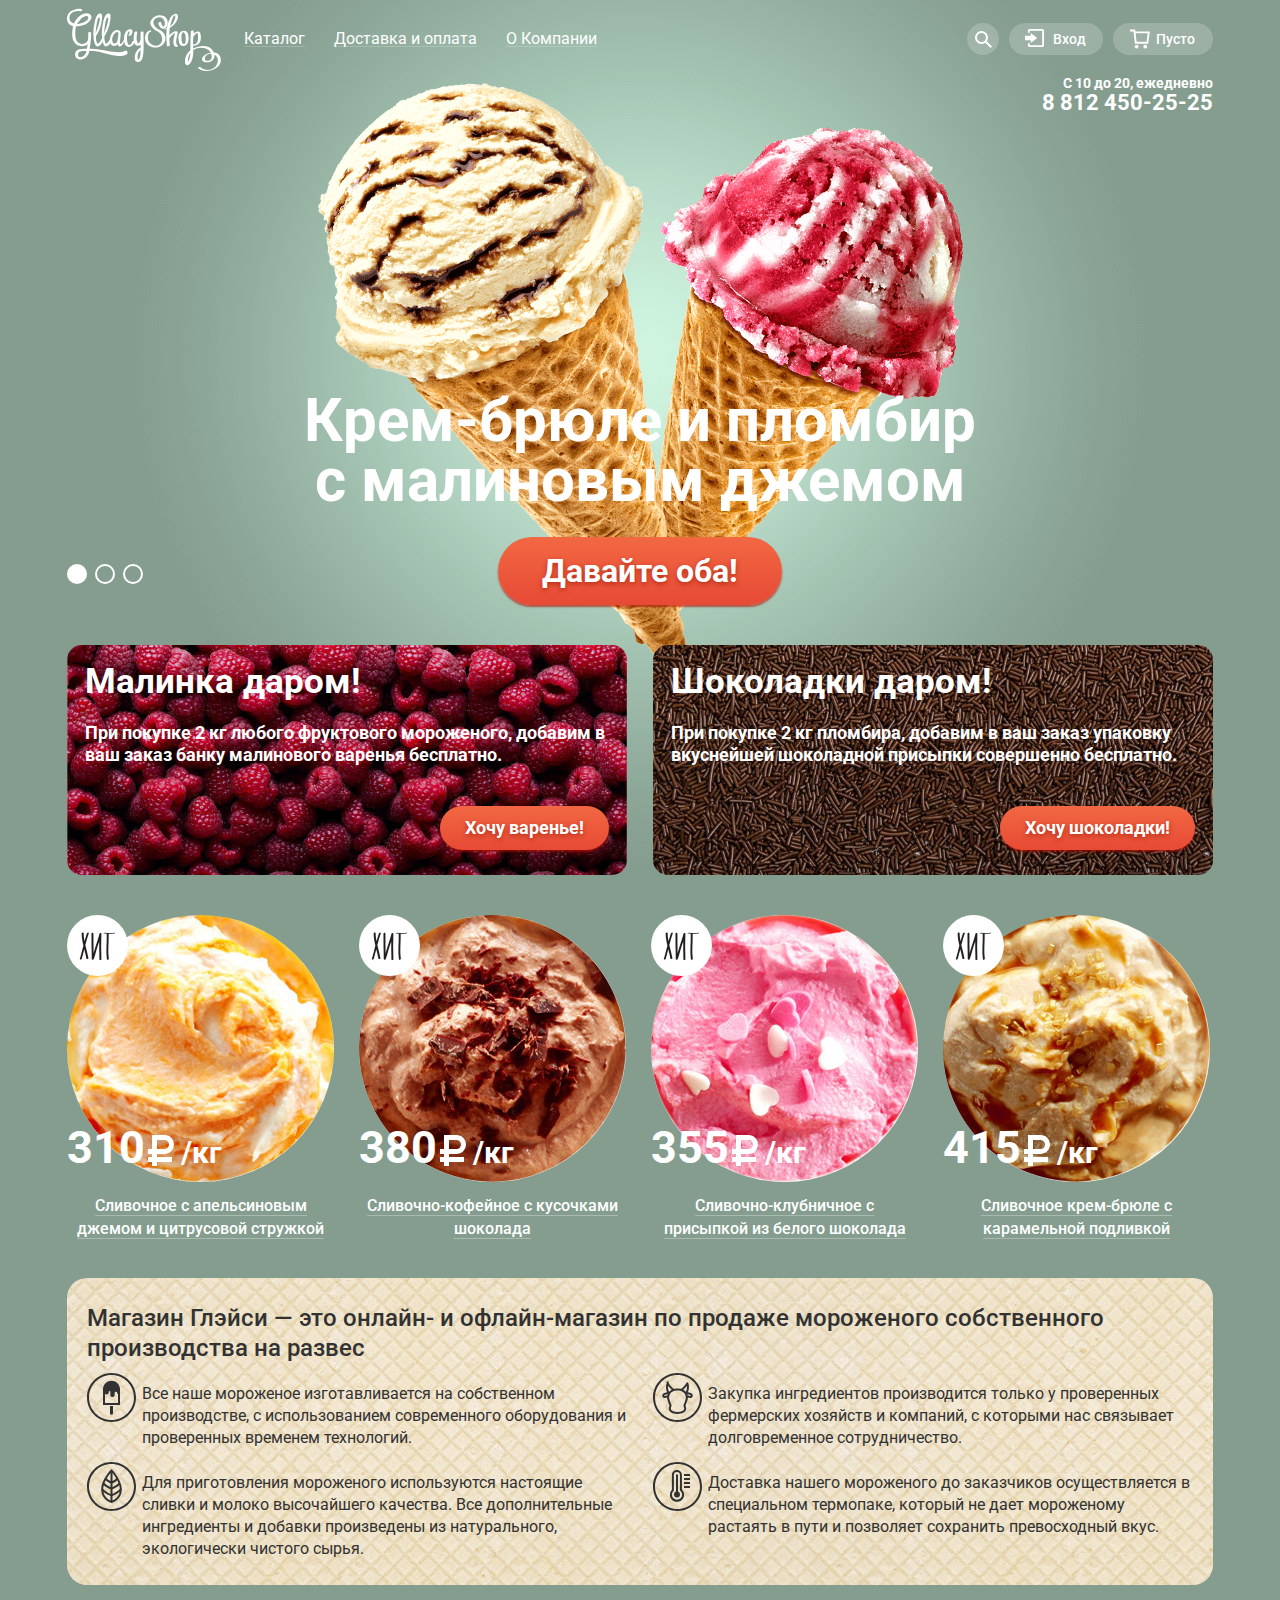
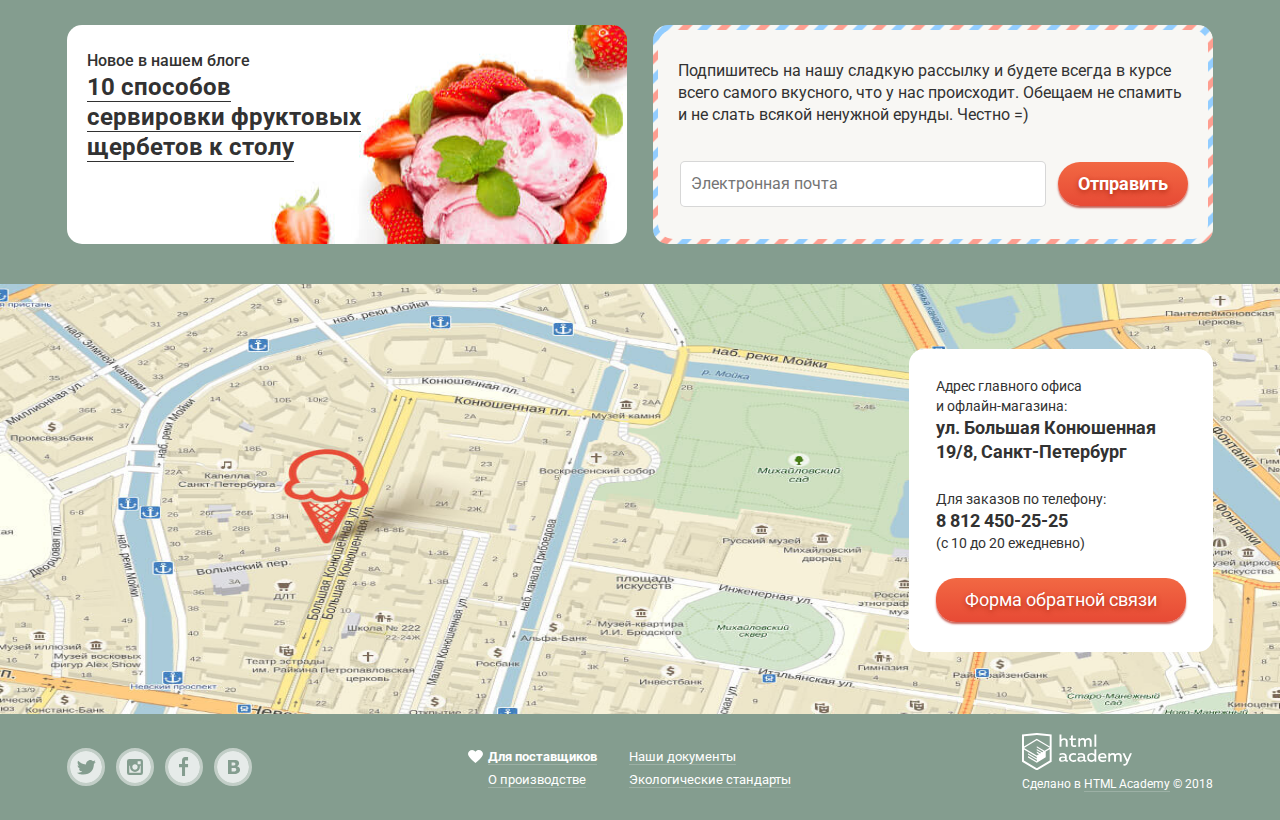
<file: index.html>
<!DOCTYPE html>
<html lang="ru">
  <head>
    <meta charset="utf-8">
    <title>HTML Academy: Глейси</title>
    <link href="https://fonts.googleapis.com/css?family=Roboto:400,500,700&amp;subset=cyrillic" rel="stylesheet">
    <link href="css/normalize.min.css" rel="stylesheet">
    <link href="css/style.min.css" rel="stylesheet">
  </head>
  <body>
    <input class="visually-hidden product-1" type="radio" id="product-1" name="toggle" checked>
    <input class="visually-hidden product-2" type="radio" id="product-2" name="toggle">
    <input class="visually-hidden product-3" type="radio" id="product-3" name="toggle">
    <div class="site-wrapper">
      <header class="main-header">
        <div class="container">
          <div class="header-wrapper">
            <nav class="main-navigation">
              <a class="main-header-logo"><img src="img/logo.svg" width="154" height="64" alt="Логотип Gllacy Shop"></a>
              <ul class="site-navigation-list">
                <li class="site-navigation-item"><a class="site-navigation-link" href="catalog.html"><span class="link-text-wrapper">Каталог</span></a>
                  <ul class="navigation-dropdown-list">
                    <li class="dropdown-navigation-item navigation-item-special">Новинки</li>
                    <li class="dropdown-navigation-item"><a class="dropdown-navigation-link" href="catalog.html">Сливочное</a></li>
                    <li class="dropdown-navigation-item"><a class="dropdown-navigation-link" href="#">Щербеты</a></li>
                    <li class="dropdown-navigation-item"><a class="dropdown-navigation-link" href="#">Фруктовый лед</a></li>
                    <li class="dropdown-navigation-item"><a class="dropdown-navigation-link" href="#">Мелорин</a></li>
                  </ul>
                </li>
                <li class="site-navigation-item"><a class="site-navigation-link" href="#"><span class="link-text-wrapper">Доставка и оплата</span></a></li>
                <li class="site-navigation-item"><a class="site-navigation-link" href="#"><span class="link-text-wrapper">О Компании</span></a></li>
              </ul>
            </nav>
            <div class="header-block-wrapper">
              <div class="block-wrapper-topline">
                <div class="header-block header-search">
                <a class="header-search-link" href="#"><span class="visually-hidden">Вызвать форму поиска</span>
                  <svg xmlns="http://www.w3.org/2000/svg" xmlns:xlink="http://www.w3.org/1999/xlink" width="17" height="17" viewBox="0 0 17 17"><path class="search-icon-path" fill="#fff" d="M16.958 15.527L11.75 10.32A6.455 6.455 0 0 0 13 6.5 6.5 6.5 0 1 0 6.5 13a6.465 6.465 0 0 0 3.839-1.263l5.205 5.204 1.414-1.414zM6.5 11C4.019 11 2 8.981 2 6.5S4.019 2 6.5 2 11 4.019 11 6.5 8.981 11 6.5 11z"/></svg>
                </a>
                <!-- Форма поиска -->
                  <div class="dropdown form-search-block">
                    <h2 class="visually-hidden">Поиск по сайту</h2>
                    <form class="form-search" action="https://echo.htmlacademy.ru" method="POST" name="search">
                      <label class="visually-hidden" for="search-field">Поиск по каталогу мороженого</label>
                      <input class="input-text" type="search" name="search" id="search-field" placeholder="Что ищем?">
                      <button class="visually-hidden" type="submit">Искать</button>
                    </form>
                  </div>
                </div>
                <div class="header-block header-login">
                  <a class="header-login-link" href="#">
                      <svg class="login-ico" xmlns="http://www.w3.org/2000/svg" xmlns:xlink="http://www.w3.org/1999/xlink" width="21" height="19" viewBox="0 0 21 19"><g fill="#000"><path d="M6 14.875L12.917 9.5 6 4.125v2.917H-.042v4.917H6z"/><path d="M18 0H5C3.9 0 3 .9 3 2v2h2V2h13v15H5v-2H3v2c0 1.1.9 2 2 2h13c1.1 0 2-.9 2-2V2c0-1.1-.9-2-2-2z"/></g></svg>                     Вход</a>
                      <!--Форма входа  в личный кабинет-->
                  <div class="dropdown form-login-block">
                    <h2 class="visually-hidden">Вход в личный кабинет</h2>
                    <form class="login-form" action="https://echo.htmlacademy.ru" method="POST" name="login">
                      <div class="input-wrapper">
                        <label class="visually-hidden" for="login-email">Электронная почта</label>
                        <input class="input-text" type="email" name="email" id="login-email" placeholder="Электронная почта">
                      </div>
                      <div class="input-wrapper">
                        <label class="visually-hidden" for="login-password">Пароль</label>
                        <input class="input-text" type="password" name="password" id="login-password" placeholder="Пароль">
                      </div>
                      <div class="button-wrapper">
                        <button class="button login-form-button" type="submit">Войти</button>
                        <div class="service-links"> 
                          <a class="login-form-link" href="#">Забыли пароль?</a>
                          <a class="login-form-link" href="#">Новая регистрация</a>
                        </div>
                      </div>
                    </form>
                  </div>
                  <!-- Конец формы входа в ЛК -->
                </div>
                <div class="header-block header-cart">
                  <a class="header-cart-link" href="#">
                      <svg class="cart-ico" xmlns="http://www.w3.org/2000/svg" width="21" height="20" viewBox="0 0 21 20"><g fill="#FFF"><path d="M5.657 2.031L5.422 0H0v2h3.64l1.5 13h13.988l1.699-12.969H5.657zM17.372 13H6.922L5.888 4.031h12.66L17.372 13z"/><circle cx="6.984" cy="18" r="2"/><circle cx="15.984" cy="18" r="2"/></g></svg>
                      Пусто
                  </a>
                </div>
                </div>
              <div class="header-block header-contacts">
                  <span class="header-contacts-text">С 10 до 20, ежедневно</span><br>
                  <a class="header-contacts-link" href="tel:+78124502525">8 812 450-25-25</a>
              </div>
            </div>
          </div>
        </div>
      </header>
        
      <main>
        <div class="container">
        <h1 class="visually-hidden">Глейси — интернет-магазин вкусного мороженого</h1>

        <section class="promo-slider">
          <h2 class="visually-hidden">Промо-слайдер</h2>
          <div  class="slider-content">
            <ul class="promo-slider-list">
              <li class="promo-slider-item slide1" id="slide1">
                <h3 class="slide-header">Крем-брюле и пломбир с малиновым джемом</h3>
                <a class="button slider-button" href="#">Давайте оба!</a>              
              </li>
              <li class="promo-slider-item slide2" id="slide2">
                <h3 class="slide-header">Шоколадный пломбир и лимонный сорбет</h3>
                <a class="button slider-button" href="#">Давайте оба!</a>              
              </li>
              <li class="promo-slider-item slide3" id="slide3">
                <h3 class="slide-header">Пломбир с помадкой и клубничный щербет</h3>
                <a class="button slider-button" href="#">Давайте оба!</a>              
              </li>
            </ul>
          </div>
          <div class="slider-controls">
            <label class="label-slider dot" for="product-1"><span class="visually-hidden">Первый слайд</span></label>
            <label class="label-slider dot" for="product-2"><span class="visually-hidden">Второй слайд</span></label>
            <label class="label-slider dot" for="product-3"><span class="visually-hidden">Третий слайд</span></label>
          </div>
        </section>
        
        <section class="banners">
          <h2 class="visually-hidden">Баннеры со спецпредложениями</h2>
          <ul class="banners-list">
            <li class="banners-item">
              <h3 class="banner-header">Малинка даром!</h3>
              <p class="banner-description">При покупке 2 кг любого фруктового мороженого, добавим в ваш заказ банку малинового варенья бесплатно.</p>
              <a class="button banner-button" href="#">Хочу варенье!</a>
            </li>
            <li class="banners-item">
              <h3 class="banner-header">Шоколадки даром!</h3>
              <p class="banner-description">При покупке 2 кг пломбира, добавим в ваш заказ упаковку вкуснейшей шоколадной присыпки совершенно бесплатно.</p>
              <a class="button banner-button" href="#">Хочу шоколадки!</a>
            </li>
          </ul>
        </section>
        
        <section class="bestsellers">
          <h2 class="visually-hidden">Хиты продаж</h2>
          <ul class="catalog-list">
            <li class="catalog-item">
              <img class="catalog-item-image" src="img/1-1.jpg" width="267" height="267" alt="Фото сливочного мороженого с апельсиновым джемом и цитрусовой стружкой">
              <p class="item-price" ><span class="item-price-numbers">310</span>/кг</p>
              <h3 class="item-header">
                <a class="item-header-link"  href="#">Сливочное с апельсиновым джемом и цитрусовой стружкой</a>
              </h3>
              <div class="item-extra">
                <a class="button item-button" href="#">Быстрый просмотр</a>
              </div>
            </li>
            <li class="catalog-item">
              <img class="catalog-item-image" src="img/1-2.jpg" width="267" height="267" alt="Фото cливочно-кофейного мороженого с кусочками шоколада">
              <p class="item-price" ><span class="item-price-numbers">380</span>/кг</p>
              <h3 class="item-header" >
                <a class="item-header-link"  href="#">Сливочно-кофейное с кусочками шоколада</a>
              </h3>
              <div class="item-extra">
                <a class="button item-button" href="#">Быстрый просмотр</a>
              </div>
            </li>
            <li class="catalog-item">
              <img class="catalog-item-image" src="img/1-3.jpg" width="267" height="267" alt="Фото сливочно-клубничного мороженого с присыпкой из белого шоколада">
              <p class="item-price" ><span class="item-price-numbers">355</span>/кг</p>
              <h3 class="item-header" >
                <a class="item-header-link"  href="#">Сливочно-клубничное с присыпкой из белого шоколада</a>
              </h3>
              <div class="item-extra">
                  <a class="button item-button" href="#">Быстрый просмотр</a>
              </div>
            </li>
            <li class="catalog-item">
              <img class="catalog-item-image" src="img/1-4.jpg" width="267" height="267" alt="Фото сливочного крем-брюле с карамельной подливкой">
              <p class="item-price" ><span class="item-price-numbers">415</span>/кг</p>
              <h3 class="item-header">
                <a class="item-header-link" href="#">Сливочное крем-брюле с карамельной подливкой</a>
              </h3>
              <div class="item-extra">
                  <a class="button item-button" href="#">Быстрый просмотр</a>
              </div>
            </li>
          </ul>
        </section>
        
        <section class="advantages">
          <h2 class="advantages-header">Магазин Глэйси — это онлайн- и офлайн-магазин по продаже мороженого собственного производства на развес</h2>
          <div class="column-wrapper">
              <ul class="advantages-list">
                <li class="advantages-item ice">Все наше мороженое изготавливается на собственном производстве, с использованием современного оборудования и проверенных временем технологий.</li>
                <li class="advantages-item leaf">Для приготовления мороженого используются настоящие сливки и молоко высочайшего качества. Все дополнительные ингредиенты и добавки произведены из натурального, экологически чистого сырья.</li>
              </ul>
              <ul class="advantages-list">
                <li class="advantages-item cow">Закупка ингредиентов  производится только у проверенных фермерских хозяйств и компаний, с которыми нас связывает долговременное сотрудничество.</li>
                <li class="advantages-item termo">Доставка нашего мороженого до заказчиков осуществляется в специальном термопаке, который не дает мороженому растаять в пути и позволяет сохранить превосходный вкус.</li>
              </ul>
          </div>
        </section>
        
        <div class="section-wrapper">
          <article class="last-post">
            <span class="post-tag">Новое в нашем блоге</span>
            <h3 class="post-header"><a class="post-header-link" href="#">10 способов сервировки фруктовых щербетов к столу</a></h3>
          </article>
          
          <section class="subscription">
            <div class="subscription-content">
              <h2 class="visually-hidden">Подписка на вкусную рассылку</h2>
              <p class="subscription-text">Подпишитесь на нашу сладкую рассылку и будете всегда в курсе всего самого вкусного, что у нас происходит. Обещаем не спамить и не слать всякой ненужной ерунды. Честно =) </p>
              
              <!--форма подписки-->
              <form class="subscription-form" action="https://echo.htmlacademy.ru" method="POST" name="subscription">
                <input class="input-text" type="email" name="email" id="subscriprion-email" placeholder="Электронная почта">
                <label class="visually-hidden" for="subscriprion-email">Электронная почта</label>
                <button class="button subscription-button" type="submit">Отправить</button>
              </form>
            </div>
          </section>
        </div>
      </div>
        
        <section class="contacts">
          <h2 class="visually-hidden">Контакты</h2>
          <iframe class="contacts-map-frame" src="https://www.google.com/maps/embed?pb=!1m18!1m12!1m3!1d7994.309611142969!2d30.316131013715065!3d59.939154260727975!2m3!1f0!2f0!3f0!3m2!1i1024!2i768!4f13.1!3m3!1m2!1s0x4696310fca5ba729%3A0xea9c53d4493c879f!2z0JHQvtC70YzRiNCw0Y8g0JrQvtC90Y7RiNC10L3QvdCw0Y8g0YPQuy4sIDE5LCDQodCw0L3QutGCLdCf0LXRgtC10YDQsdGD0YDQsywgMTkxMTg2!5e0!3m2!1sru!2sru!4v1530380683158" width="1200" height="430" allowfullscreen></iframe>
          <img class="contacts-map" src="img/map.jpg" width="1200" height="430" alt="Адрес главного офиса и офлайн-магазина — ул. Большая Конюшенная 19/8, Санкт-Петербург">
          <div class="container">
            <div class="contacts-block">
              <p class="contacts-block-text">
                Адрес главного офиса<br>
                и офлайн-магазина: <br>
                <span class="contacts-special">ул. Большая Конюшенная <br>
                  19/8, Санкт-Петербург</span>
              </p>
              <p class="contacts-block-text">
                Для заказов по телефону: <br>
                <a class="contacts-special contacts-tel" href="tel:+78124502525">8 812 450-25-25</a><br>
                (с 10 до 20 ежедневно)
              </p>
              <a class="button callback-button" href="#">Форма обратной связи</a>
            </div>
          </div>
        </section>
      </main>
      
      <footer class="main-footer container">
        <div class="footer-social">
          <ul class="social-list">
            <li class="social-item">
              <a class="social-button twitter" href="#">
                  <svg class="social-button-ico" xmlns="http://www.w3.org/2000/svg" width="32" height="32" viewBox="0 0 32 32"><path fill="#FFF" d="M16 0C7.164 0 0 7.164 0 16c0 8.837 7.164 16 16 16 8.837 0 16-7.163 16-16 0-8.836-7.163-16-16-16zm7.944 12.809c-.251 6.516-3.463 10.832-10.992 10.702h-.486c-.447 0-4.543-.443-5.344-1.823 2.479.19 4.247-.406 5.12-1.136-1.048-.289-2.923-.461-3.251-2.848.384.104.618.221 1.299.113-1.307-.824-2.758-1.519-2.679-3.643.311.317 1.164.518 1.46.457-.768-.233-2.149-3.244-.974-4.781 1.984 1.79 4.075 3.482 7.804 3.643.227-2.214 1.24-3.699 3.168-4.325 1.84-.479 3.255.26 3.901 1.138.737-.224 1.453-.466 2.193-.685-.004.833-.569 1.463-.935 1.709.747.165 1.423-.475 1.423-.475-.184.963-1.094 1.725-1.707 1.954z"/></svg>
                <span class="visually-hidden">Твиттер</span>
              </a></li>
            <li class="social-item">
              <a class="social-button instagram" href="#">
                  <svg class="social-button-ico" xmlns="http://www.w3.org/2000/svg" width="32" height="32" viewBox="0 0 32 32"><g fill="#FFF"><path d="M20.916 16a4.938 4.938 0 1 1-9.877 0c0-.394.051-.773.138-1.14h-.897v6.838h11.396V14.86h-.897c.086.367.137.746.137 1.14z"/><path d="M15.978 18.659c1.466 0 2.659-1.193 2.659-2.659s-1.193-2.659-2.659-2.659c-1.466 0-2.659 1.193-2.659 2.659s1.192 2.659 2.659 2.659zM18.637 10.302h3.039v3.039h-3.039z"/><path d="M16 0C7.164 0 0 7.164 0 16c0 8.837 7.164 16 16 16 8.837 0 16-7.163 16-16 0-8.836-7.163-16-16-16zm7.955 21.698a2.285 2.285 0 0 1-2.279 2.279H10.279A2.285 2.285 0 0 1 8 21.698V10.302a2.286 2.286 0 0 1 2.279-2.279h11.396a2.286 2.286 0 0 1 2.279 2.279v11.396z"/></g></svg>
                  <span class="visually-hidden">Инстаграм</span>
              </a></li>
            <li class="social-item">
              <a class="social-button facebook" href="#">
                  <svg class="social-button-ico" xmlns="http://www.w3.org/2000/svg" width="32" height="32" viewBox="0 0 32 32"><path fill="#FFF" d="M16 0C7.164 0 0 7.163 0 16s7.164 16 16 16c8.837 0 16-7.164 16-16S24.837 0 16 0zm4.062 9.455h-3.021v3.444h3.021v3.445h-3.021v8.61H14.02v-8.61H11v-3.445h3.021V9.455c0-1.902 1.353-3.445 3.021-3.445h3.021v3.445z"/></svg>
                  <span class="visually-hidden">Фейсбук</span>
              </a></li>
            <li class="social-item">
              <a class="social-button vkontakte" href="#">
                  <svg class="social-button-ico" xmlns="http://www.w3.org/2000/svg" width="32" height="32" viewBox="0 0 32 32"><g fill="#FFF"><path d="M16.637 14.495c.402-.019.719-.082.951-.188.326-.145.54-.33.641-.559.101-.229.15-.496.15-.797 0-.232-.058-.465-.174-.697-.116-.232-.322-.405-.617-.517-.264-.1-.592-.155-.984-.165a76.242 76.242 0 0 0-1.652-.014h-.339v2.965h.565c.571 0 1.057-.009 1.459-.028zM18.118 17.084c-.282-.081-.672-.125-1.166-.132a127.97 127.97 0 0 0-1.55-.009h-.79v3.493h.264c1.014 0 1.74-.003 2.18-.009a3.2 3.2 0 0 0 1.212-.245c.377-.157.633-.364.774-.625s.214-.562.214-.9c0-.446-.088-.788-.261-1.03-.17-.241-.464-.423-.877-.543z"/><path d="M16 0C7.164 0 0 7.164 0 16c0 8.837 7.164 16 16 16 8.837 0 16-7.163 16-16 0-8.836-7.163-16-16-16zm6.602 20.531a3.73 3.73 0 0 1-1.124 1.327c-.552.415-1.161.71-1.823.886s-1.501.264-2.519.264h-6.121V8.987h5.443c1.13 0 1.957.038 2.48.113a5.126 5.126 0 0 1 1.561.5c.533.27.929.632 1.189 1.087.26.455.392.975.392 1.558 0 .678-.179 1.278-.536 1.795-.358.518-.863.92-1.517 1.208v.075c.917.182 1.642.559 2.179 1.13.537.571.807 1.325.807 2.261 0 .678-.138 1.283-.411 1.817z"/></g></svg>
                <span class="visually-hidden">Вконтакте</span>
              </a></li>
          </ul>
        </div>
        <div class="footer-navigation">
          <ul class="footer-navigation-col">
            <li class="footer-navigation-item">
              <a class="navigation-link navigation-link-special" href="#">
                <svg class="heart" xmlns="http://www.w3.org/2000/svg" width="15" height="13" viewBox="0 0 15 13"><path fill="#FFF" d="M10.799 0c-1.35 0-2.551.65-3.3 1.661A4.097 4.097 0 0 0 4.199 0C1.875 0 0 1.806 0 4.044 0 7.223 7.499 13 7.499 13s7.499-5.777 7.499-8.956C14.998 1.806 13.123 0 10.799 0z"/></svg>
                Для поставщиков
              </a>
            </li>
            <li class="footer-navigation-item"><a class="navigation-link" href="#">О производстве</a></li>
          </ul>
          <ul class="footer-navigation-col">
            <li class="footer-navigation-item"><a  class="navigation-link" href="#">Наши документы</a></li>
            <li class="footer-navigation-item"><a class="navigation-link" href="#">Экологические стандарты</a></li>
          </ul>
        </div>
        <div class="footer-copyright">
          <a class="copyright-logo" href="https://htmlacademy.ru/intensive/htmlcss"><span class="visually-hidden copyright-logo-text">Логотип HTML Academy</span></a>
          <p class="copyright-text">Сделано в <a class="copyright-link" href="https://htmlacademy.ru/intensive/htmlcss">HTML Academy</a> © 2018</p>
        </div>
      </footer>
      
      <!--Форма обратной связи-->
      <section class="modal modal-callback">
        <h2 class="modal-callback-header">Мы обязательно вам ответим!</h2>
        <form class="callback-form" action="https://echo.htmlacademy.ru" method="POST" name="callback">
          <div class="input-wrapper">
            <label class="visually-hidden" for="callback-name">Введите имя</label>
            <input class="input-text" type="text" name="name" id="callback-name" placeholder="Как вас зовут?">
          </div>
          <div class="input-wrapper">
            <label class="visually-hidden" for="callback-email">Введите электронную почту</label>
            <input class="input-text" type="email" name="email" id="callback-email" placeholder="Ваша почта для ответа?">
          </div>
          <div class="input-wrapper">
            <label class="visually-hidden" for="callback-comment">Оставьте комментарий</label>
            <textarea class="input-text input-comment" name="comment" id="callback-comment" placeholder="Напишите что-нибудь"></textarea>
          </div>
          <button class="button callback-form-button" type="submit">Отправить</button>
        </form>
        <button class="modal-close" type="button"><span class="visually-hidden">Закрыть окно</span></button>
      </section>
      <div class="modal-overlay"></div>
    </div>
    <script src="js/script.min.js"></script>
    
  </body>
</html>
</file>
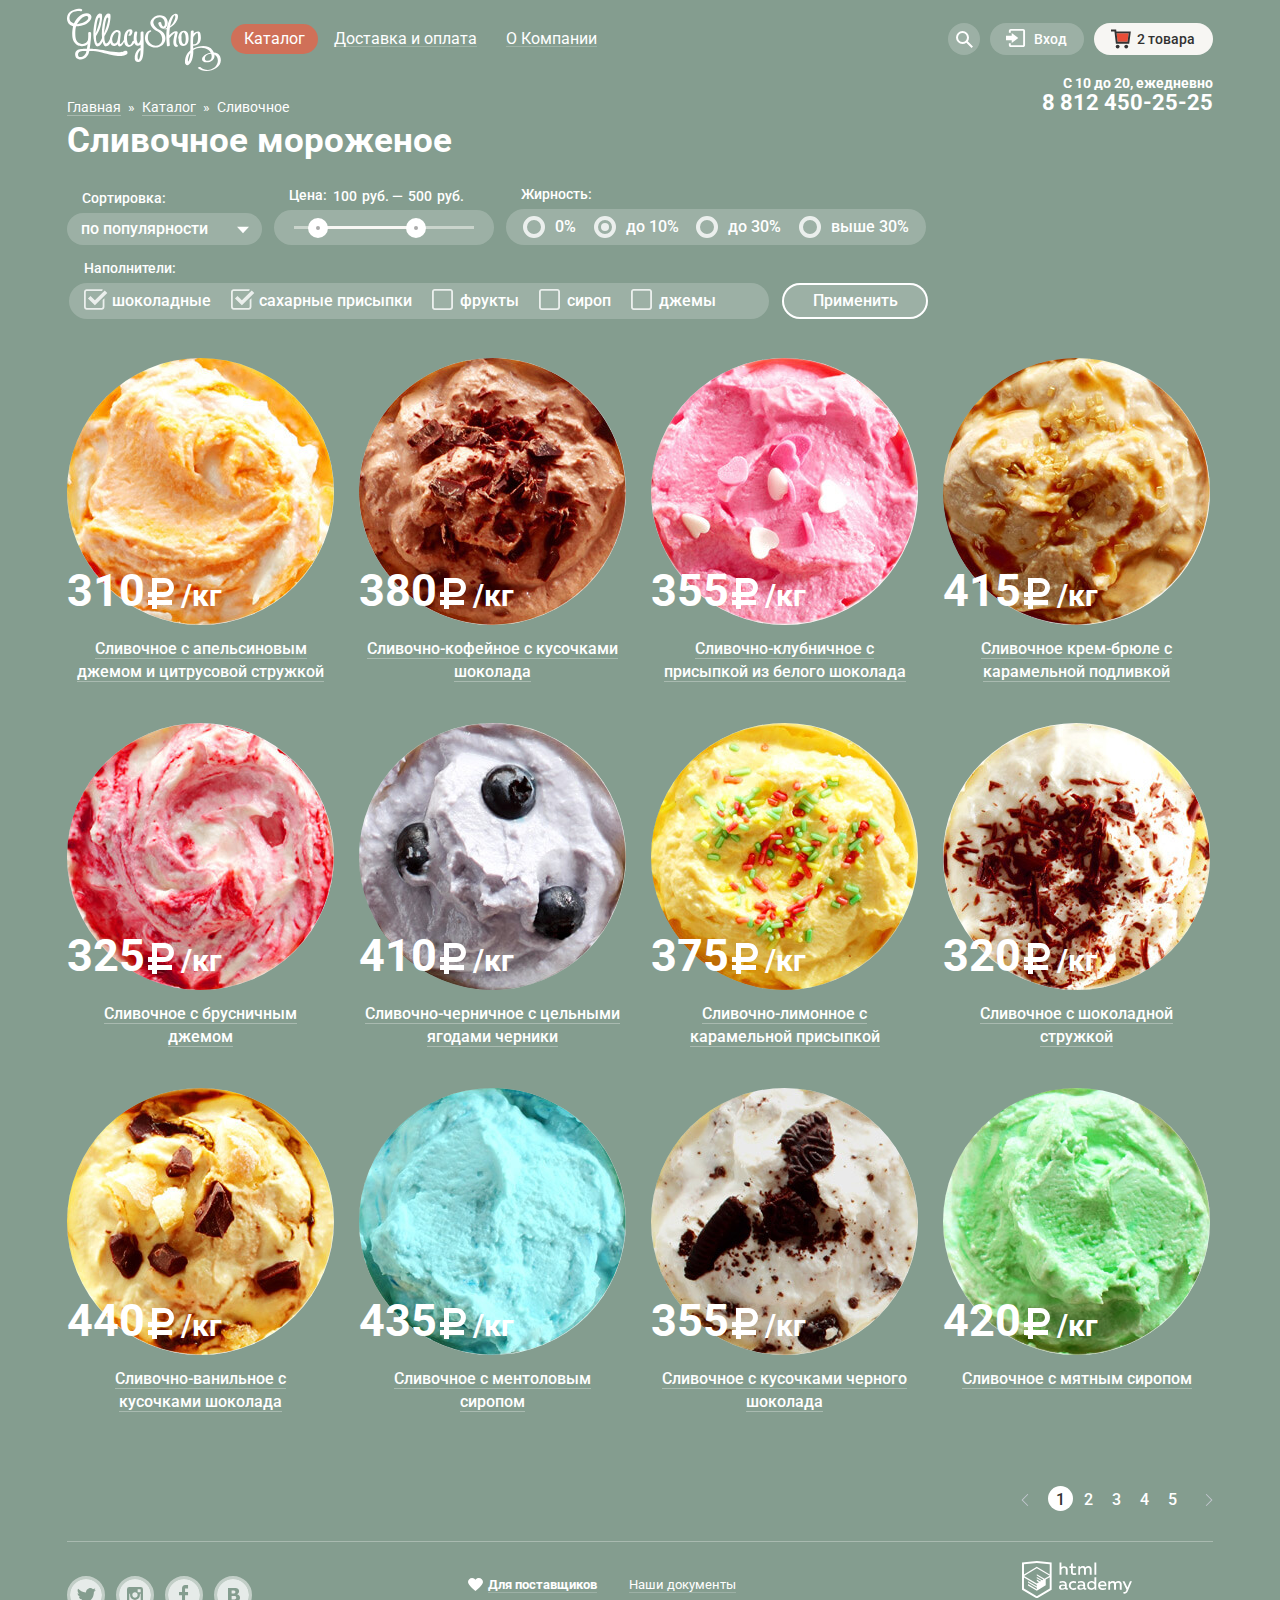
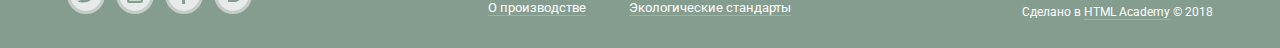
<file: catalog.html>
<!DOCTYPE html>
<html lang="ru">
  <head>
    <meta charset="utf-8">
    <title>HTML Academy: Глейси — Каталог</title>
    <link href="https://fonts.googleapis.com/css?family=Roboto:400,500,700&amp;subset=cyrillic" rel="stylesheet">
    <link href="css/normalize.min.css" rel="stylesheet">
    <link href="css/style.min.css" rel="stylesheet">
  </head>
  <body class="inner">
    <div class="site-wrapper">
      <header class="main-header">
        <div class="container">
          <div class="header-wrapper">
            <nav class="main-navigation">
              <a class="main-header-logo" href="index.html"><img src="img/logo.svg" width="154" height="64" alt="Логотип Gllacy Shop"></a>
              <ul class="site-navigation-list">
                <li class="site-navigation-item"><a class="site-navigation-link site-navigation-link-current" tabindex="0"><span class="link-text-wrapper">Каталог</span></a>
                  <ul class="navigation-dropdown-list">
                    <li class="dropdown-navigation-item navigation-item-special">Новинки</li>
                    <li class="dropdown-navigation-item"><a class="dropdown-navigation-link dropdown-navigation-link-current">Сливочное</a></li>
                    <li class="dropdown-navigation-item"><a class="dropdown-navigation-link" href="#">Щербеты</a></li>
                    <li class="dropdown-navigation-item"><a class="dropdown-navigation-link" href="#">Фруктовый лед</a></li>
                    <li class="dropdown-navigation-item"><a class="dropdown-navigation-link" href="#">Мелорин</a></li>
                  </ul>
                </li>
                <li class="site-navigation-item"><a class="site-navigation-link" href="#"><span class="link-text-wrapper">Доставка и оплата</span></a></li>
                <li class="site-navigation-item"><a class="site-navigation-link" href="#"><span class="link-text-wrapper">О Компании</span></a></li>
              </ul>
            </nav>
            <div class="header-block-wrapper">
              <div class="block-wrapper-topline">
                <div class="header-block header-search">
                  <a class="header-search-link" href="#"><span class="visually-hidden">Вызвать форму поиска</span>
                    <svg xmlns="http://www.w3.org/2000/svg" xmlns:xlink="http://www.w3.org/1999/xlink" width="17" height="17" viewBox="0 0 17 17"><path class="search-icon-path" fill="#fff" d="M16.958 15.527L11.75 10.32A6.455 6.455 0 0 0 13 6.5 6.5 6.5 0 1 0 6.5 13a6.465 6.465 0 0 0 3.839-1.263l5.205 5.204 1.414-1.414zM6.5 11C4.019 11 2 8.981 2 6.5S4.019 2 6.5 2 11 4.019 11 6.5 8.981 11 6.5 11z"/></svg>
                  </a>
                  <!-- Форма поиска -->
                  <div class="dropdown form-search-block">
                    <h2 class="visually-hidden">Поиск по сайту</h2>
                    <form class="form-search" action="https://echo.htmlacademy.ru" method="POST" name="search">
                      <label class="visually-hidden" for="search-field">Поиск по каталогу мороженого</label>
                      <input class="input-text" type="search" name="search" id="search-field" placeholder="Что ищем?">
                      <button class="visually-hidden" type="submit">Искать</button>
                    </form>
                  </div>
                </div>
                <div class="header-block header-login">
                  <a class="header-login-link" href="#">
                      <svg class="login-ico" xmlns="http://www.w3.org/2000/svg" xmlns:xlink="http://www.w3.org/1999/xlink" width="21" height="19" viewBox="0 0 21 19"><g fill="#000"><path d="M6 14.875L12.917 9.5 6 4.125v2.917H-.042v4.917H6z"/><path d="M18 0H5C3.9 0 3 .9 3 2v2h2V2h13v15H5v-2H3v2c0 1.1.9 2 2 2h13c1.1 0 2-.9 2-2V2c0-1.1-.9-2-2-2z"/></g></svg>
                              Вход</a>
                    
                  <!--Форма входа  в личный кабинет-->
                  <div class="dropdown form-login-block">
                    <h2 class="visually-hidden">Вход в личный кабинет</h2>
                    <form class="login-form" action="https://echo.htmlacademy.ru" method="POST" name="login">
                      <div class="input-wrapper">
                        <label class="visually-hidden" for="login-email">Электронная почта</label>
                        <input class="input-text" type="email" name="email" id="login-email" placeholder="Электронная почта">
                      </div>
                      <div class="input-wrapper">
                        <label class="visually-hidden" for="login-password">Пароль</label>
                        <input class="input-text" type="password" name="password" id="login-password" placeholder="Пароль">
                      </div>
                      <div class="button-wrapper">
                        <button class="button login-form-button" type="submit">Войти</button>
                        <div class="service-links">
                          <a class="login-form-link" href="#">Забыли пароль?</a>
                          <a class="login-form-link" href="#">Новая регистрация</a>
                        </div>
                      </div>
                    </form> 
                  </div>
                </div>
                <div class="header-block header-cart">
                  <a class="header-cart-link cart-filled" href="#">
                       <svg class="cart-filled-ico" xmlns="http://www.w3.org/2000/svg" width="21" height="20" viewBox="0 0 21 20"><path class="cart-ico-inside" fill="#E84D37" d="M5.888 4.031L6.922 13h10.45l1.176-8.969z"/><circle fill="#343434" cx="6.984" cy="18" r="2"/><circle fill="#343434" cx="15.984" cy="18" r="2"/><path  fill="#343434" d="M5.657 2.031L5.422 0H0v2h3.64l1.5 13h13.988l1.699-12.969H5.657zM17.372 13H6.922L5.888 4.031h12.66L17.372 13z"/></svg>
                      2 товара</a>
                  <!--Товары корзины-->
                  <div class="dropdown cart-content">
                    <h2 class="visually-hidden">Товары в корзине</h2>
                    <table class="cart-dropdown">
                      <tr class="visually-hidden modal-cart-row">
                        <th></th>
                        <th>Изображение товара</th>
                        <th>Название товара</th>
                        <th>Количество и цена</th>
                        <th>Стоимость</th>
                      </tr>
                      <tr class="modal-cart-row">
                        <td class="delete-cell"><button class="button-delete-item" type="button"><span class="visually-hidden">Удалить товар</span></button></td>
                        <td class="img-cell"><img class="cart-image" src="img/1-1-small.jpg" width="33" height="33" alt="Пломбир с апельсиновым джемом"></td>
                        <td class="item-name-cell">Пломбир с апельсиновым джемом</td>
                        <td class="quantity-cell">1,5 кг х <span class="price">200 руб.</span></td>
                        <td class="cost-cell">300 руб.</td>
                      </tr>
                      <tr class="modal-cart-row">
                        <td class="delete-cell"><button class=" button-delete-item" type="button"><span class="visually-hidden">Удалить товар</span></button></td>
                        <td class="img-cell"><img class="cart-image" src="img/1-3-small.jpg" width="33" height="33" alt="Клубничный пломбир с присыпкой из белого шоколада"></td>
                        <td class="item-name-cell">Клубничный пломбир с присыпкой из белого шоколада</td>
                        <td class="quantity-cell">1,5 кг х <span class="price">300 руб.</span></td>
                        <td class="cost-cell">450 руб.</td>
                      </tr>
                      <tr class="modal-cart-row">
                        <td></td>
                        <td></td>
                        <td></td>
                        <td></td>
                        <td class="final-price">Итого: 750 руб.</td>
                      </tr>
                    </table>
                    <a class="button order-button" href="">Оформить заказ</a>
                  </div>
                  <!-- /товары корзины -->
                </div>
              </div>
              <div class="header-block header-contacts">
                  <span class="header-contacts-text">С 10 до 20, ежедневно</span><br>
                  <a class="header-contacts-link" href="tel:+78124502525">8 812 450-25-25</a>
              </div>
            </div>
          </div>
        </div>
      </header>

      <main>
        <div class="container">
          <ul class="breadcrumb">
            <li class="breadcrumb-item"><a class="breadcrumb-link" href="index.html">Главная</a></li>
            <li class="breadcrumb-item"><a class="breadcrumb-link" href="#">Каталог</a></li>
            <li class="breadcrumb-current">Сливочное</li>
          </ul>
          <h1 class="page-title">Сливочное мороженое</h1>

          <section class="filters">
            <h2 class="visually-hidden">Фильтр товаров</h2>
            <!--Фильтры-->
            <div class="filter-wrapper">
              <form class="filter" action="https://echo.htmlacademy.ru" method="POST">
                <div class="filter-line-wrapper">
                  <div class="field-sorting-wrapper">
                    <label class="filter-parameter-name sorting-param" for="filter-dropdown">
                        Сортировка:</label>
                    <div class="select-wrapper">
                      <select class="filter-select" name="sorting-type" id="filter-dropdown">
                        <option class="filter-select-option" value="popularity" selected>по популярности</option>
                        <option class="filter-select-option" value="first-cheap">сначала недорогие</option>
                        <option class="filter-select-option" value="first-expensive">сначала дорогие</option>
                        <option class="filter-select-option" value="fat-content">по жирности</option>
                      </select>
                      <svg class="select-arrow" xmlns="http://www.w3.org/2000/svg" width="12" height="12" viewBox="0 0 9 5"><path class="select-arrow-path" fill="#FFF" d="M4.5 5L0 0h9z"/></svg>
                    </div>
                  </div>
                  <fieldset class="filter-fieldset filter-fieldset-price">
                    <p class="legend-wrapper">
                      <label class="filter-parameter-name price-param" for="price-min">Цена:</label>
                      <span class="price-param-inputs">
                        <input class="range-input range-input-min" type="text" name="price-min" id="price-min" value="100">руб. — 
                        <input class="range-input range-input-max" type="text" name="price-max" id="price-max" value="500">руб.
                      </span>
                    </p>
                    <label class="visually-hidden">Диапазон цен</label>
                    <div class="range-block">
                      <div class="scale">
                        <div class="bar"></div>
                      </div>
                      <div class="toggle toggle-min"></div>
                      <div class="toggle toggle-max"></div>
                    </div>
                  </fieldset> 
                  <fieldset class="filter-fieldset filter-fieldset-fat" >
                    <legend class="filter-parameter-name">Жирность:</legend>
                    <ul class="filter-fat-list">
                      <li class="filter-option">
                        <input class="visually-hidden filter-input-radio" type="radio" name="fat-content-group" value="0%" id="filter-fat-0">
                        <label class="filter-label-radio" for="filter-fat-0">0%</label>
                      </li>
                      <li class="filter-option">
                        <input class="visually-hidden filter-input-radio" type="radio" name="fat-content-group" value="under10%" id="filter-fat-10" checked>
                        <label class="filter-label-radio" for="filter-fat-10">до 10%</label>
                      </li>
                      <li class="filter-option">
                        <input class="visually-hidden filter-input-radio" type="radio" name="fat-content-group" value="under30%" id="filter-fat-30">
                        <label class="filter-label-radio" for="filter-fat-30">до 30%</label>
                      </li>
                      <li class="filter-option">
                        <input class="visually-hidden filter-input-radio" type="radio" name="fat-content-group" value="over30%" id="filter-fat-over-30">
                        <label class="filter-label-radio" for="filter-fat-over-30">выше 30%</label>
                      </li>
                    </ul>
                  </fieldset>
                </div>
                <div class="filter-line-wrapper">
                  <fieldset class="filter-fieldset filter-fieldset-content">
                    <legend class="filter-parameter-name">Наполнители:</legend>
                    <ul class="filter-content-list">
                      <li class="filter-option">
                        <input class="visually-hidden filter-input filter-input-checkbox" type="checkbox" name="content-chocolate" id="filter-chocolate" checked>
                        <label class="filter-label-checkbox" for="filter-chocolate">
                            <svg class="checkbox-off" xmlns="http://www.w3.org/2000/svg" width="23" height="23" viewBox="0 0 23 23"><path class="checkbox-off-path" fill="#FFFFFF" d="M20 2c.542 0 1 .458 1 1v17c0 .542-.458 1-1 1H3c-.542 0-1-.458-1-1V3c0-.542.458-1 1-1h17m0-2H3C1.35 0 0 1.35 0 3v17c0 1.65 1.35 3 3 3h17c1.65 0 3-1.35 3-3V3c0-1.65-1.35-3-3-3z"/></svg>
                            <svg class="checkbox-on" xmlns="http://www.w3.org/2000/svg" width="27" height="23" viewBox="0 0 27 23"><path class="checkbox-on-path" fill="#FFFFFF" d="M7.285 7.486l-2.829 2.829 7.783 7.783L26.171 4.166l-2.828-2.829-11.104 11.102z"/><path class="checkbox-on-path" fill="#FFFFFF" d="M21 20c0 .542-.458 1-1 1H3c-.542 0-1-.458-1-1V3c0-.542.458-1 1-1h16.908L21.493.415A2.96 2.96 0 0 0 20 0H3C1.35 0 0 1.35 0 3v17c0 1.65 1.35 3 3 3h17c1.65 0 3-1.35 3-3v-9.829l-2 2V20z"/></svg>
                            шоколадные</label>
                      </li>
                      <li class="filter-option">
                        <input class="visually-hidden filter-input filter-input-checkbox" type="checkbox" name="content-sugarflakes" id="filter-sugarflakes" checked>
                        <label class="filter-label-checkbox" for="filter-sugarflakes">
                            <svg class="checkbox-off" xmlns="http://www.w3.org/2000/svg" width="23" height="23" viewBox="0 0 23 23"><path class="checkbox-off-path" fill="#FFFFFF" d="M20 2c.542 0 1 .458 1 1v17c0 .542-.458 1-1 1H3c-.542 0-1-.458-1-1V3c0-.542.458-1 1-1h17m0-2H3C1.35 0 0 1.35 0 3v17c0 1.65 1.35 3 3 3h17c1.65 0 3-1.35 3-3V3c0-1.65-1.35-3-3-3z"/></svg>
                            <svg class="checkbox-on" xmlns="http://www.w3.org/2000/svg" width="27" height="23" viewBox="0 0 27 23"><path class="checkbox-on-path" fill="#FFFFFF" d="M7.285 7.486l-2.829 2.829 7.783 7.783L26.171 4.166l-2.828-2.829-11.104 11.102z"/><path class="checkbox-on-path" fill="#FFFFFF" d="M21 20c0 .542-.458 1-1 1H3c-.542 0-1-.458-1-1V3c0-.542.458-1 1-1h16.908L21.493.415A2.96 2.96 0 0 0 20 0H3C1.35 0 0 1.35 0 3v17c0 1.65 1.35 3 3 3h17c1.65 0 3-1.35 3-3v-9.829l-2 2V20z"/></svg>
                            сахарные присыпки</label>
                      </li>
                      <li class="filter-option">
                        <input class="visually-hidden filter-input filter-input-checkbox" type="checkbox" name="content-fruits" id="filter-fruits">
                        <label class="filter-label-checkbox" for="filter-fruits">
                            <svg class="checkbox-off" xmlns="http://www.w3.org/2000/svg" width="23" height="23" viewBox="0 0 23 23"><path class="checkbox-off-path" fill="#FFFFFF" d="M20 2c.542 0 1 .458 1 1v17c0 .542-.458 1-1 1H3c-.542 0-1-.458-1-1V3c0-.542.458-1 1-1h17m0-2H3C1.35 0 0 1.35 0 3v17c0 1.65 1.35 3 3 3h17c1.65 0 3-1.35 3-3V3c0-1.65-1.35-3-3-3z"/></svg>
                            <svg class="checkbox-on" xmlns="http://www.w3.org/2000/svg" width="27" height="23" viewBox="0 0 27 23"><path class="checkbox-on-path" fill="#FFFFFF" d="M7.285 7.486l-2.829 2.829 7.783 7.783L26.171 4.166l-2.828-2.829-11.104 11.102z"/><path class="checkbox-on-path" fill="#FFFFFF" d="M21 20c0 .542-.458 1-1 1H3c-.542 0-1-.458-1-1V3c0-.542.458-1 1-1h16.908L21.493.415A2.96 2.96 0 0 0 20 0H3C1.35 0 0 1.35 0 3v17c0 1.65 1.35 3 3 3h17c1.65 0 3-1.35 3-3v-9.829l-2 2V20z"/></svg>
                            фрукты</label>
                      </li>
                      <li class="filter-option">
                        <input class="visually-hidden filter-input filter-input-checkbox" type="checkbox" name="content-syrup" id="filter-syrup">
                        <label class="filter-label-checkbox" for="filter-syrup">
                            <svg class="checkbox-off" xmlns="http://www.w3.org/2000/svg" width="23" height="23" viewBox="0 0 23 23"><path class="checkbox-off-path" fill="#FFFFFF" d="M20 2c.542 0 1 .458 1 1v17c0 .542-.458 1-1 1H3c-.542 0-1-.458-1-1V3c0-.542.458-1 1-1h17m0-2H3C1.35 0 0 1.35 0 3v17c0 1.65 1.35 3 3 3h17c1.65 0 3-1.35 3-3V3c0-1.65-1.35-3-3-3z"/></svg>
                            <svg class="checkbox-on" xmlns="http://www.w3.org/2000/svg" width="27" height="23" viewBox="0 0 27 23"><path class="checkbox-on-path" fill="#FFFFFF" d="M7.285 7.486l-2.829 2.829 7.783 7.783L26.171 4.166l-2.828-2.829-11.104 11.102z"/><path class="checkbox-on-path" fill="#FFFFFF" d="M21 20c0 .542-.458 1-1 1H3c-.542 0-1-.458-1-1V3c0-.542.458-1 1-1h16.908L21.493.415A2.96 2.96 0 0 0 20 0H3C1.35 0 0 1.35 0 3v17c0 1.65 1.35 3 3 3h17c1.65 0 3-1.35 3-3v-9.829l-2 2V20z"/></svg>
                            сироп</label>
                      </li>
                      <li class="filter-option">
                        <input class="visually-hidden filter-input filter-input-checkbox" type="checkbox" name="content-jam" id="filter-jam">
                        <label class="filter-label-checkbox" for="filter-jam">
                            <svg class="checkbox-off" xmlns="http://www.w3.org/2000/svg" width="23" height="23" viewBox="0 0 23 23"><path class="checkbox-off-path" fill="#FFFFFF" d="M20 2c.542 0 1 .458 1 1v17c0 .542-.458 1-1 1H3c-.542 0-1-.458-1-1V3c0-.542.458-1 1-1h17m0-2H3C1.35 0 0 1.35 0 3v17c0 1.65 1.35 3 3 3h17c1.65 0 3-1.35 3-3V3c0-1.65-1.35-3-3-3z"/></svg>
                            <svg class="checkbox-on" xmlns="http://www.w3.org/2000/svg" width="27" height="23" viewBox="0 0 27 23"><path class="checkbox-on-path" fill="#FFFFFF" d="M7.285 7.486l-2.829 2.829 7.783 7.783L26.171 4.166l-2.828-2.829-11.104 11.102z"/><path class="checkbox-on-path" fill="#FFFFFF" d="M21 20c0 .542-.458 1-1 1H3c-.542 0-1-.458-1-1V3c0-.542.458-1 1-1h16.908L21.493.415A2.96 2.96 0 0 0 20 0H3C1.35 0 0 1.35 0 3v17c0 1.65 1.35 3 3 3h17c1.65 0 3-1.35 3-3v-9.829l-2 2V20z"/></svg>
                            джемы</label>
                      </li>
                    </ul>
                  </fieldset>
                  <button class="filter-button" type="submit">Применить</button>
              </div>
              </form>
            </div>
          </section>

          <section class="catalog">
            <h2 class="visually-hidden">Каталог мороженого</h2>
            <ul class="catalog-list">
              <li class="catalog-item">
                <img class="catalog-item-image" src="img/1-1.jpg" width="267" height="267" alt="Фото мороженого — сливочное с апельсиновым джемом и цитрусовой стружкой">
                <p class="item-price" ><span class="item-price-numbers">310</span>/кг</p>
                <h3 class="item-header">
                  <a class="item-header-link"  href="#">Сливочное с апельсиновым джемом и цитрусовой стружкой</a>
                </h3>
                <div class="item-extra">
                  <a class="button item-button" href="#">Быстрый просмотр</a>
                </div>
                </li>
              <li class="catalog-item">
                <img class="catalog-item-image" src="img/1-2.jpg" width="267" height="267" alt="Фото мороженого — сливочно-кофейное с кусочками шоколада">
                <p class="item-price" ><span class="item-price-numbers">380</span>/кг</p>
                <h3 class="item-header">
                  <a class="item-header-link" href="#">Сливочно-кофейное с кусочками шоколада</a>
                </h3>
                <div class="item-extra">
                  <a class="button item-button" href="#">Быстрый просмотр</a>
                </div>
                </li>
              <li class="catalog-item">
                <img class="catalog-item-image" src="img/1-3.jpg" width="267" height="267" alt="Фото мороженого — сливочно-клубничное с присыпкой из белого шоколада">
                <p class="item-price" ><span class="item-price-numbers">355</span>/кг</p>
                <h3 class="item-header">
                  <a class="item-header-link" href="#">Сливочно-клубничное с присыпкой из белого шоколада</a>
                </h3>
                <div class="item-extra">
                  <a class="button item-button" href="#">Быстрый просмотр</a>
                </div>
              </li>
              <li class="catalog-item">
                <img class="catalog-item-image" src="img/1-4.jpg" width="267" height="267" alt="Фото мороженого — сливочное крем-брюле с карамельной подливкой">
                <p class="item-price" ><span class="item-price-numbers">415</span>/кг</p>
                <h3 class="item-header">
                  <a class="item-header-link" href="#">Сливочное крем-брюле с карамельной подливкой</a>
                </h3>
                <div class="item-extra">
                    <a class="button item-button" href="#">Быстрый просмотр</a>
                </div>
              </li>
              <li class="catalog-item">
                <img class="catalog-item-image" src="img/2-1.jpg" width="267" height="267" alt="Фото мороженого — сливочное с брусничным джемом">
                <p class="item-price" ><span class="item-price-numbers">325</span>/кг</p>
                <h3 class="item-header">
                  <a class="item-header-link" href="#">Сливочное с брусничным джемом</a>
                </h3>
                <div class="item-extra">
                  <a class="button item-button" href="#">Быстрый просмотр</a>
                </div>
              </li>
              <li class="catalog-item">
                <img class="catalog-item-image" src="img/2-2.jpg" width="267" height="267" alt="Фото мороженого — сливочно-черничное с цельными ягодами черники">
                <p class="item-price" ><span class="item-price-numbers">410</span>/кг</p>
                <h3 class="item-header">
                  <a class="item-header-link" href="#">Сливочно-черничное с цельными ягодами черники</a>
                </h3>
                <div class="item-extra">
                  <a class="button item-button" href="#">Быстрый просмотр</a>
                </div>
              </li>
              <li class="catalog-item">
                <img class="catalog-item-image" src="img/2-3.jpg" width="267" height="267" alt="Фото мороженого — сливочно-лимонное с карамельной присыпкой">
                <p class="item-price" ><span class="item-price-numbers">375</span>/кг</p>
                <h3 class="item-header">
                  <a class="item-header-link" href="#">Сливочно-лимонное с карамельной присыпкой</a>
                </h3>
                <div class="item-extra">
                  <a class="button item-button" href="#">Быстрый просмотр</a>
                </div>
              </li>
              <li class="catalog-item">
                <img class="catalog-item-image" src="img/2-4.jpg" width="267" height="267" alt="Фото мороженого — сливочное с шоколадной стружкой">
                <p class="item-price" ><span class="item-price-numbers">320</span>/кг</p>
                <h3 class="item-header">
                  <a class="item-header-link" href="#">Сливочное с шоколадной стружкой</a>
                </h3>
                <div class="item-extra">
                  <a class="button item-button" href="#">Быстрый просмотр</a>
                </div>
              </li>
              <li class="catalog-item">
                <img class="catalog-item-image" src="img/3-1.jpg" width="267" height="267" alt="Фото мороженого — сливочно-ванильное с кусочками шоколада">
                <p class="item-price" ><span class="item-price-numbers">440</span>/кг</p>
                <h3 class="item-header">
                  <a class="item-header-link" href="#">Сливочно-ванильное с кусочками шоколада</a>
                </h3>
                <div class="item-extra">
                  <a class="button item-button" href="#">Быстрый просмотр</a>
                </div>
              </li>
              <li class="catalog-item">
                <img class="catalog-item-image" src="img/3-2.jpg" width="267" height="267" alt="Фото мороженого — сливочноe с ментоловым сиропом">
                <p class="item-price" ><span class="item-price-numbers">435</span>/кг</p>
                <h3 class="item-header">
                  <a class="item-header-link" href="#">Сливочноe с ментоловым сиропом</a>
                </h3>
                <div class="item-extra">
                  <a class="button item-button" href="#">Быстрый просмотр</a>
                </div>
              </li>
              <li class="catalog-item">
                <img class="catalog-item-image" src="img/3-3.jpg" width="267" height="267" alt="Фото мороженого — сливочное с кусочками черного шоколада">
                <p class="item-price" ><span class="item-price-numbers">355</span>/кг</p>
                <h3 class="item-header">
                  <a class="item-header-link" href="#">Сливочное с кусочками черного шоколада</a>
                </h3>
                <div class="item-extra">
                  <a class="button item-button" href="#">Быстрый просмотр</a>
                </div>
              </li>
              <li class="catalog-item">
                <img class="catalog-item-image" src="img/3-4.jpg" width="267" height="267" alt="Фото мороженого — сливочное с мятным сиропом">
                <p class="item-price" ><span class="item-price-numbers">420</span>/кг</p>
                <h3 class="item-header">
                  <a class="item-header-link" href="#">Сливочное с мятным сиропом</a>
                </h3>
                <div class="item-extra">
                  <a class="button item-button" href="#">Быстрый просмотр</a>
                </div>
              </li>
            </ul>
              <div class="pagination-wrapper">
                <ul class="pagination-list">
                  <li class="pagination-item"><a class="pagination-link prev" href="#" rel="prev"><span class="visually-hidden">назад</span>
                      <svg class="icon-prev" version="1.1" id="icon-prev" xmlns="http://www.w3.org/2000/svg" xmlns:xlink="http://www.w3.org/1999/xlink" x="0px" y="0px"
                      width="8px" height="12px" viewBox="0 0 8 12" enable-background="new 0 0 8 12" xml:space="preserve">
                    <path class="icon-prev-path" fill="#C1C6CE" d="M7.237,5.642L1.729,0.133c-0.198-0.198-0.519-0.198-0.716,0s-0.198,0.519,0,0.716L6.163,6l-5.151,5.15
                      c-0.198,0.198-0.198,0.519,0,0.717c0.099,0.099,0.229,0.148,0.358,0.148c0.129,0,0.259-0.05,0.358-0.148l5.509-5.509
                      C7.436,6.16,7.436,5.84,7.237,5.642z"/>
                    </svg>
                  </a></li>
                  <li class="pagination-item pagination-item-current"><a  class="pagination-link pagination-link-current" href="#">1</a></li>
                  <li class="pagination-item"><a class="pagination-link" href="#">2</a></li>
                  <li class="pagination-item"><a class="pagination-link" href="#">3</a></li>
                  <li class="pagination-item"><a class="pagination-link" href="#">4</a></li>                  
                  <li class="pagination-item"><a class="pagination-link" href="#">5</a></li>                  
                  <li class="pagination-item"><a class="pagination-link next" href="#" rel="next"><span class="visually-hidden">вперед</span>
                    <svg class="icon-next" version="1.1" id="icon-next" xmlns="http://www.w3.org/2000/svg" xmlns:xlink="http://www.w3.org/1999/xlink" x="0px" y="0px"
                    width="8px" height="12px" viewBox="0 0 8 12" enable-background="new 0 0 8 12" xml:space="preserve">
                <path class="icon-next-path" fill="#C1C6CE" d="M7.237,5.642L1.729,0.133c-0.198-0.198-0.519-0.198-0.716,0s-0.198,0.519,0,0.716L6.163,6l-5.151,5.15
                  c-0.198,0.198-0.198,0.519,0,0.717c0.099,0.099,0.229,0.148,0.358,0.148c0.129,0,0.259-0.05,0.358-0.148l5.509-5.509
                  C7.436,6.16,7.436,5.84,7.237,5.642z"/>
                </svg></a></li>                  
                </ul>
              </div>
            </section>
          </div> 
      </main>
      <footer class="main-footer container">
          <div class="footer-social">
            <ul class="social-list">
              <li class="social-item">
                <a class="social-button twitter" href="#">
                    <svg class="social-button-ico" xmlns="http://www.w3.org/2000/svg" width="32" height="32" viewBox="0 0 32 32"><path fill="#FFF" d="M16 0C7.164 0 0 7.164 0 16c0 8.837 7.164 16 16 16 8.837 0 16-7.163 16-16 0-8.836-7.163-16-16-16zm7.944 12.809c-.251 6.516-3.463 10.832-10.992 10.702h-.486c-.447 0-4.543-.443-5.344-1.823 2.479.19 4.247-.406 5.12-1.136-1.048-.289-2.923-.461-3.251-2.848.384.104.618.221 1.299.113-1.307-.824-2.758-1.519-2.679-3.643.311.317 1.164.518 1.46.457-.768-.233-2.149-3.244-.974-4.781 1.984 1.79 4.075 3.482 7.804 3.643.227-2.214 1.24-3.699 3.168-4.325 1.84-.479 3.255.26 3.901 1.138.737-.224 1.453-.466 2.193-.685-.004.833-.569 1.463-.935 1.709.747.165 1.423-.475 1.423-.475-.184.963-1.094 1.725-1.707 1.954z"/></svg>
                  <span class="visually-hidden">Твиттер</span>
                </a></li>
              <li class="social-item">
                <a class="social-button instagram" href="#">
                    <svg class="social-button-ico" xmlns="http://www.w3.org/2000/svg" width="32" height="32" viewBox="0 0 32 32"><g fill="#FFF"><path d="M20.916 16a4.938 4.938 0 1 1-9.877 0c0-.394.051-.773.138-1.14h-.897v6.838h11.396V14.86h-.897c.086.367.137.746.137 1.14z"/><path d="M15.978 18.659c1.466 0 2.659-1.193 2.659-2.659s-1.193-2.659-2.659-2.659c-1.466 0-2.659 1.193-2.659 2.659s1.192 2.659 2.659 2.659zM18.637 10.302h3.039v3.039h-3.039z"/><path d="M16 0C7.164 0 0 7.164 0 16c0 8.837 7.164 16 16 16 8.837 0 16-7.163 16-16 0-8.836-7.163-16-16-16zm7.955 21.698a2.285 2.285 0 0 1-2.279 2.279H10.279A2.285 2.285 0 0 1 8 21.698V10.302a2.286 2.286 0 0 1 2.279-2.279h11.396a2.286 2.286 0 0 1 2.279 2.279v11.396z"/></g></svg>
                    <span class="visually-hidden">Инстаграм</span>
                </a></li>
              <li class="social-item">
                <a class="social-button facebook" href="#">
                    <svg class="social-button-ico" xmlns="http://www.w3.org/2000/svg" width="32" height="32" viewBox="0 0 32 32"><path fill="#FFF" d="M16 0C7.164 0 0 7.163 0 16s7.164 16 16 16c8.837 0 16-7.164 16-16S24.837 0 16 0zm4.062 9.455h-3.021v3.444h3.021v3.445h-3.021v8.61H14.02v-8.61H11v-3.445h3.021V9.455c0-1.902 1.353-3.445 3.021-3.445h3.021v3.445z"/></svg>
                    <span class="visually-hidden">Фейсбук</span>
                </a></li>
              <li class="social-item">
                <a class="social-button vkontakte" href="#">
                    <svg class="social-button-ico" xmlns="http://www.w3.org/2000/svg" width="32" height="32" viewBox="0 0 32 32"><g fill="#FFF"><path d="M16.637 14.495c.402-.019.719-.082.951-.188.326-.145.54-.33.641-.559.101-.229.15-.496.15-.797 0-.232-.058-.465-.174-.697-.116-.232-.322-.405-.617-.517-.264-.1-.592-.155-.984-.165a76.242 76.242 0 0 0-1.652-.014h-.339v2.965h.565c.571 0 1.057-.009 1.459-.028zM18.118 17.084c-.282-.081-.672-.125-1.166-.132a127.97 127.97 0 0 0-1.55-.009h-.79v3.493h.264c1.014 0 1.74-.003 2.18-.009a3.2 3.2 0 0 0 1.212-.245c.377-.157.633-.364.774-.625s.214-.562.214-.9c0-.446-.088-.788-.261-1.03-.17-.241-.464-.423-.877-.543z"/><path d="M16 0C7.164 0 0 7.164 0 16c0 8.837 7.164 16 16 16 8.837 0 16-7.163 16-16 0-8.836-7.163-16-16-16zm6.602 20.531a3.73 3.73 0 0 1-1.124 1.327c-.552.415-1.161.71-1.823.886s-1.501.264-2.519.264h-6.121V8.987h5.443c1.13 0 1.957.038 2.48.113a5.126 5.126 0 0 1 1.561.5c.533.27.929.632 1.189 1.087.26.455.392.975.392 1.558 0 .678-.179 1.278-.536 1.795-.358.518-.863.92-1.517 1.208v.075c.917.182 1.642.559 2.179 1.13.537.571.807 1.325.807 2.261 0 .678-.138 1.283-.411 1.817z"/></g></svg>
                  <span class="visually-hidden">Вконтакте</span>
                </a></li>
            </ul>
          </div>
          <div class="footer-navigation">
            <ul class="footer-navigation-col">
              <li class="footer-navigation-item">
                <a class="navigation-link navigation-link-special" href="#">
                  <svg class="heart" xmlns="http://www.w3.org/2000/svg" width="15" height="13" viewBox="0 0 15 13"><path fill="#FFF" d="M10.799 0c-1.35 0-2.551.65-3.3 1.661A4.097 4.097 0 0 0 4.199 0C1.875 0 0 1.806 0 4.044 0 7.223 7.499 13 7.499 13s7.499-5.777 7.499-8.956C14.998 1.806 13.123 0 10.799 0z"/></svg>
                  Для поставщиков
                </a>
              </li>
              <li class="footer-navigation-item"><a class="navigation-link" href="#">О производстве</a></li>
            </ul>
            <ul class="footer-navigation-col">
              <li class="footer-navigation-item"><a  class="navigation-link" href="#">Наши документы</a></li>
              <li class="footer-navigation-item"><a class="navigation-link" href="#">Экологические стандарты</a></li>
            </ul>
          </div>
          <div class="footer-copyright">
            <a class="copyright-logo" href="https://htmlacademy.ru/intensive/htmlcss"><span class="visually-hidden copyright-logo-text">Логотип HTML Academy</span></a>
            <p class="copyright-text">Сделано в <a class="copyright-link" href="https://htmlacademy.ru/intensive/htmlcss">HTML Academy</a> © 2018</p>
          </div>
        </footer>

    </div>
    <script src="js/script.min.js"></script>
  </body>
</html>
</file>
<file: css/style.min.css>
.button,.cost-cell,.quantity-cell{text-align:center}body{min-width:1200px;margin:0;padding:0;font-family:Roboto,Arial,sans-serif;font-size:16px;line-height:22px;font-weight:400;color:#fff}a{text-decoration:none}.visually-hidden:not(:focus),input[type=checkbox].visually-hidden,input[type=radio].visually-hidden{position:absolute;width:1px;height:1px;margin:-1px;border:0;padding:0;white-space:nowrap;-webkit-clip-path:inset(100%);clip-path:inset(100%);clip:rect(0 0 0 0);overflow:hidden}.input-text{font-size:16px;line-height:24px;background-color:#fff;border:none;border:1px solid rgba(178,178,178,.52);border-radius:5px;padding:10px;margin:2px;-webkit-box-sizing:border-box;box-sizing:border-box}.input-text:hover{-webkit-box-shadow:rgba(154,154,154,.52) 0 0 0 2px;box-shadow:rgba(154,154,154,.52) 0 0 0 2px}.input-text:focus{-webkit-box-shadow:0 0 0 2px rgba(46,136,228,.52);box-shadow:0 0 0 2px rgba(46,136,228,.52);outline:0}.button{vertical-align:middle;color:#fff;background:-webkit-gradient(linear,left top,left bottom,from(#f26843),to(#e74a35));background:linear-gradient(to bottom,#f26843,#e74a35);border:none;-webkit-box-shadow:rgba(172,16,0,.64) 0 2px 2px 0;box-shadow:rgba(172,16,0,.64) 0 2px 2px 0;text-shadow:rgba(160,32,11,.76) 0 2px 5px}.button:focus,.button:hover{background:#f17d65;-webkit-box-shadow:rgba(172,16,0,1) 0 2px 2px 0;box-shadow:rgba(172,16,0,1) 0 2px 2px 0;outline:0}.button:active{background:-webkit-gradient(linear,left bottom,left top,from(#f26843),to(#e74a35));background:linear-gradient(to top,#f26843,#e74a35);-webkit-box-shadow:inset rgba(148,39,24,1) 0 2px 2px 0;box-shadow:inset rgba(148,39,24,1) 0 2px 2px 0}.site-wrapper{width:100%;padding-top:8px;padding-bottom:25px;background-color:#849d8f;background-image:url(../img/slider-img-1.png);background-repeat:no-repeat;background-position:top center;-webkit-transition:background-image .3s ease,background-color .3s ease;transition:background-image .3s ease,background-color .3s ease}.inner .site-wrapper{background-image:none}.site-wrapper::after,.site-wrapper::before{content:"";visibility:hidden}.site-wrapper::before{background-image:url(../img/slider-img-2.png)}.site-wrapper::after{background-image:url(../img/slider-img-3.png)}.main-header{width:100%;min-height:113px}.inner .main-header{margin-bottom:-22px}.container{width:1146px;margin:0 auto;padding:0 27px}.header-wrapper{display:-webkit-box;display:-ms-flexbox;display:flex}.header-block-wrapper{display:-webkit-box;display:-ms-flexbox;display:flex;-webkit-box-orient:vertical;-webkit-box-direction:normal;-ms-flex-direction:column;flex-direction:column;margin-left:auto}.block-wrapper-topline{display:-webkit-box;display:-ms-flexbox;display:flex;margin-top:15px;margin-bottom:15px}.main-navigation{display:-webkit-box;display:-ms-flexbox;display:flex;-webkit-box-align:start;-ms-flex-align:start;align-items:flex-start;line-height:18px}.main-header-logo{width:154px;height:64px;margin-right:10px}.dropdown{display:none}.navigation-dropdown-list,.site-navigation-list{margin:0;padding:0;list-style:none}.site-navigation-list{display:-webkit-box;display:-ms-flexbox;display:flex;-ms-flex-wrap:wrap;flex-wrap:wrap;margin-top:16px}.navigation-dropdown-list{position:absolute;top:36px;left:-8px;-webkit-box-sizing:border-box;box-sizing:border-box;min-width:144px;display:none;border-radius:5px;background-color:#f8f7f4;-webkit-box-shadow:rgba(0,0,0,.4) 0 20px 20px 0;box-shadow:rgba(0,0,0,.4) 0 20px 20px 0;color:#323232;font-size:14px;line-height:16px;z-index:20}.site-navigation-item{position:relative;display:-webkit-box;display:-ms-flexbox;display:flex;-webkit-box-pack:center;-ms-flex-pack:center;justify-content:center;-webkit-box-align:center;-ms-flex-align:center;align-items:center;margin-right:3px;padding-bottom:20px}.site-navigation-item:hover .navigation-dropdown-list,.site-navigation-link:focus+.navigation-dropdown-list{display:block}.site-navigation-link{padding:6px 13px;border-radius:15px;background-color:transparent;color:inherit}.site-navigation-item:hover .site-navigation-link:not(.site-navigation-link-current),.site-navigation-link:focus:not(.site-navigation-link-current){color:#333;background-color:#ededed;font-weight:700;outline:0}.site-navigation-link .link-text-wrapper{background:-webkit-gradient(linear,left top,right top,from(rgba(255,255,255,.2)),to(rgba(255,255,255,.2)));background:linear-gradient(to right,rgba(255,255,255,.2),rgba(255,255,255,.2) 100%);background-position:0 17px;background-size:10px 1px;background-repeat:repeat-x}.site-navigation-link:hover .link-text-wrapper{background:0 0}.search-call-link,.site-navigation-link{color:inherit}.site-navigation-link-current{background-color:#d07058;outline:0}.site-navigation-link-current .link-text-wrapper{background:0 0}.site-navigation-link:active{-webkit-box-shadow:inset rgba(105,105,105,1) 0 2px 1px 0;box-shadow:inset rgba(105,105,105,1) 0 2px 1px 0}.form-login-block,.form-search-block{-webkit-box-shadow:0 20px 20px 0 rgba(0,0,0,.4)}.dropdown-navigation-item{display:-webkit-box;display:-ms-flexbox;display:flex}.dropdown-navigation-link{display:block;-webkit-box-sizing:border-box;box-sizing:border-box;padding:8px 15px 7px 20px;width:100%;background-color:inherit;color:inherit}.dropdown-navigation-item:last-child .dropdown-navigation-link{border-bottom-left-radius:5px;border-bottom-right-radius:5px}.navigation-item-special{position:relative;padding:12px 20px;font-weight:700}.header-login,.header-search{padding-bottom:5px;margin-right:10px}.navigation-item-special::after{content:"";position:absolute;bottom:0;left:10px;width:128px;height:1px;background-color:rgba(209,208,206,.2)}.dropdown-navigation-link:focus:not(.dropdown-navigation-link-current),.dropdown-navigation-link:hover:not(.dropdown-navigation-link-current){background-color:#fbded7;outline:0}.dropdown-navigation-link:active:not(.dropdown-navigation-link-current){background-color:#f6b5a5}.dropdown-navigation-link-current{background-color:#d07058;color:#fff}.header-block{font-size:14px;line-height:16px;font-weight:500}.header-search{position:relative}.header-search-link{position:relative;display:-webkit-box;display:-ms-flexbox;display:flex;-webkit-box-align:center;-ms-flex-align:center;align-items:center;-webkit-box-pack:center;-ms-flex-pack:center;justify-content:center;width:32px;height:32px;color:inherit;background-color:rgba(255,255,255,.2);border-radius:50%}.login-form,.service-links{-webkit-box-orient:vertical;-webkit-box-direction:normal;-ms-flex-direction:column}.header-search-link:focus,.header-search-link:hover{color:#323232;background-color:#f8f7f4;outline:0}.header-search-link:focus .search-icon-path,.header-search-link:hover .search-icon-path{fill:#000}.header-login{position:relative}.header-login-link:focus+.form-login-block,.header-login:hover .form-login-block{display:-webkit-box;display:-ms-flexbox;display:flex}.header-login-link{position:relative;display:block;padding:8px 17px 8px 44px;border-radius:20px;color:inherit;background-color:rgba(255,255,255,.2)}.login-ico{position:absolute;top:5px;left:16px;width:20px;height:20px}.header-login-link path{fill:#fff}.header-login-link:focus path,.header-login-link:hover path,.header-login:hover path{fill:#323232}.header-login-link:focus,.header-login-link:hover{color:#323232;background-color:#f8f7f4;outline:0}.header-login:hover .header-login-link{color:#323232;background-color:#f8f7f4}.header-cart{position:relative;padding-bottom:5px}.header-cart-link:focus+.cart-content,.header-cart:hover .cart-content{display:-webkit-box;display:-ms-flexbox;display:flex}.header-cart-link{position:relative;display:block;padding:8px 18px 8px 43px;border-radius:20px;color:inherit;background-color:rgba(255,255,255,.2)}.header-cart:hover .header-cart-link{background-color:rgba(248,247,244,.99);color:#323232}.header-cart-link.cart-filled,.header-cart-link:focus{background-color:rgba(248,247,244,.99);color:#323232;outline:0}.cart-filled-ico,.cart-ico{position:absolute;top:6px;left:17px;width:20px;height:20px}.cart-filled-ico circle:not(.cart-ico-inside),.cart-filled-ico path:not(.cart-ico-inside){fill:#fff}.filter-select:focus+.select-arrow>.select-arrow-path,.filter-select:hover+.select-arrow>.select-arrow-path,.header-cart-link.cart-filled circle,.header-cart-link.cart-filled path:not(.cart-ico-inside),.header-cart-link:focus circle,.header-cart-link:focus path:not(.cart-ico-inside),.header-cart:hover circle,.header-cart:hover path:not(.cart-ico-inside){fill:#323232}.header-cart-link.cart-filled .cart-ico{display:none}.login-form,.login-form .button-wrapper{display:-webkit-box;display:-ms-flexbox}.header-cart-link:focus:not(.cart-filled),.header-cart-link:hover:not(.cart-filled){color:#323232;background-color:#f8f7f4;outline:0}.header-contacts{text-align:right}.header-contacts-link{font-size:22px;line-height:24px;font-weight:700;color:inherit}.header-contacts-text{font-size:14px;line-height:16px;font-weight:700;color:inherit}.form-login-block{position:absolute;top:35px;right:0;width:236px;color:#323232;background-color:#f8f7f4;box-shadow:0 20px 20px 0 rgba(0,0,0,.4);border-radius:5px;z-index:20;padding:18px 22px 22px 19px}.login-form{display:flex;flex-direction:column}.login-form .input-wrapper{margin-bottom:13px}.login-form .input-wrapper:nth-child(2){margin-bottom:16px}.login-form .input-text{width:240px}.login-form .button-wrapper{display:flex}.cart-dropdown,.service-links{display:-webkit-box;display:-ms-flexbox}.login-form-button{padding:15px 25px;border-radius:20px;margin-right:20px;font-size:18px;line-height:14px}.cart-content,.form-search-block{position:absolute;top:35px;right:0;border-radius:5px;z-index:20}.service-links{display:flex;flex-direction:column;-webkit-box-pack:start;-ms-flex-pack:start;justify-content:flex-start;-webkit-box-align:start;-ms-flex-align:start;align-items:flex-start}.login-form-link{font-size:13px;line-height:24px;font-weight:400;color:inherit;background:-webkit-gradient(linear,left top,right top,from(rgba(50,50,50,.3)),to(rgba(50,50,50,.3)));background:linear-gradient(to right,rgba(50,50,50,.3),rgba(50,50,50,.3) 100%);background-position:0 18px;background-size:10px 1px;background-repeat:repeat-x}.login-form-link:first-child{margin-bottom:-3px}.login-form-link:active,.login-form-link:focus,.login-form-link:hover{color:#e84d37;background-image:-webkit-gradient(linear,left top,right top,from(rgba(232,77,55,.3)),to(rgba(232,77,55,.3)));background-image:linear-gradient(to right,rgba(232,77,55,.3),rgba(232,77,55,.3) 100%);outline:0}.cart-content,.form-search-block,.header-search:hover .header-search-link{color:#323232;background-color:#f8f7f4}.form-search-block{display:none;-webkit-box-sizing:border-box;box-sizing:border-box;width:340px;padding:18px 15px;box-shadow:0 20px 20px 0 rgba(0,0,0,.4)}.header-search-link:focus+.form-search-block,.header-search:hover .form-search-block{display:block}.header-search:hover path{fill:#000}.header-search .input-text{-webkit-box-sizing:border-box;box-sizing:border-box;width:100%}.banners-item,.cart-content{-webkit-box-orient:vertical;-webkit-box-direction:normal;-webkit-box-sizing:border-box}.cart-content{-ms-flex-direction:column;flex-direction:column;box-sizing:border-box;width:540px;padding:20px;-webkit-box-shadow:0 20px 20px 0 rgba(0,0,0,.4);box-shadow:0 20px 20px 0 rgba(0,0,0,.4);font-size:13px}.cart-dropdown{display:flex;margin-bottom:10px}.modal-cart-row{display:-webkit-box;display:-ms-flexbox;display:flex;-webkit-box-align:center;-ms-flex-align:center;align-items:center}.modal-cart-row:not(:last-child){margin-bottom:24px}.modal-cart-row:nth-of-type(3){margin-bottom:10px;padding-bottom:17px;border-bottom:1px solid #cacac7}.delete-cell{padding-right:8px}.img-cell{padding-right:11px}.item-name-cell{width:220px;padding-right:25px}.quantity-cell{padding-right:24px}.img-cell .cart-image{border-radius:50%}.quantity-cell .price{color:#999}.final-price{width:100%;text-align:right;line-height:18px;font-weight:700;font-size:15px}.button-delete-item{display:block;width:12px;height:12px;background:url(../img/cross-small.svg) top left no-repeat;background-size:11px 11px;border:0;cursor:pointer}.banners-item:first-child,.banners-item:last-child{background-position:50% 50%;background-size:cover;background-repeat:no-repeat}.order-button{-ms-flex-item-align:end;align-self:flex-end;padding:10px 12px;border-radius:20px;font-size:18px;line-height:24px;font-weight:700}.promo-slider{position:relative;padding-top:210px}.promo-slider-list{padding:0;margin:0;list-style:none}.promo-slider-item{display:none;-webkit-box-orient:vertical;-webkit-box-direction:normal;-ms-flex-direction:column;flex-direction:column;-webkit-box-align:center;-ms-flex-align:center;align-items:center}.slide-header{-webkit-box-ordinal-group:2;-ms-flex-order:1;order:1;width:680px;margin-bottom:25px;font-size:60px;line-height:60.35px;font-weight:700;text-align:center}.banners,.slider-button{margin-bottom:40px}.slider-button{-webkit-box-ordinal-group:3;-ms-flex-order:2;order:2;padding:12px 44px;border-radius:50px;font-size:32px;line-height:44px;font-weight:700}.slider-controls{position:absolute;bottom:61px;left:0;display:-webkit-box;display:-ms-flexbox;display:flex}.slider-controls .label-slider{margin-right:8px}.slider-controls .dot{display:block;width:16px;height:16px;border:2px solid #fff;border-radius:50%;background-color:transparent}.slider-controls .dot:hover{background-color:rgba(255,255,255,.4)}.product-1:checked~.site-wrapper .label-slider[for=product-1],.product-2:checked~.site-wrapper .label-slider[for=product-2],.product-3:checked~.site-wrapper .label-slider[for=product-3]{background-color:#fff}.product-1:checked~.site-wrapper .slide1,.product-2:checked~.site-wrapper .slide2,.product-3:checked~.site-wrapper .slide3{display:-webkit-box;display:-ms-flexbox;display:flex}.product-1:checked~.site-wrapper{background-color:#849d8f;background-image:url(../img/slider-img-1.png)}.product-2:checked~.site-wrapper{background-color:#8996a6;background-image:url(../img/slider-img-2.png)}.product-3:checked~.site-wrapper{background-color:#9d8b84;background-image:url(../img/slider-img-3.png)}.banners-list{margin:0;padding:0;display:-webkit-box;display:-ms-flexbox;display:flex;-webkit-box-pack:justify;-ms-flex-pack:justify;justify-content:space-between;list-style:none}.banners-item,.breadcrumb{display:-webkit-box;display:-ms-flexbox}.banners-item{display:flex;-ms-flex-direction:column;flex-direction:column;min-height:230px;width:560px;padding:16px 18px 25px;box-sizing:border-box;border-radius:15px}.filter-button,.range-block{-webkit-box-sizing:border-box}.banners-item:first-child{background-color:#5f1020;background-image:url(../img/raspberry-bg.jpg)}.banners-item:last-child{background-color:#482d21;background-image:url(../img/chocolate-bg.jpg)}.banner-header{margin:0 0 20px;font-size:35px;line-height:41px;font-weight:700}.banner-description{margin:0;font-size:18px;line-height:22px;font-weight:700}.banner-button{-ms-flex-item-align:end;align-self:flex-end;margin-top:auto;border-radius:25px;padding:10px 25px;font-size:18px;line-height:24px;font-weight:700}.inner .page-title{margin:0 0 20px;font-size:35px;line-height:41px;font-weight:700}.filter-select,.filters,.price-param-inputs{font-weight:500}.breadcrumb{margin:0 0 5px;padding:0;display:flex;list-style:none;font-size:14px;line-height:16px;color:inherit}.filter,.filter-wrapper{display:-webkit-box;display:-ms-flexbox}.breadcrumb-item{position:relative;margin-right:21px}.breadcrumb-item::after{content:"»";position:absolute;top:0;right:-12px;width:5px;height:5px}.filter-select,.select-wrapper{position:relative}.breadcrumb-link{color:inherit;border-bottom:1px solid rgba(255,255,255,.3)}.breadcrumb-link:active,.breadcrumb-link:focus,.breadcrumb-link:hover{color:#ffbc9e;border-bottom:1px solid rgba(255,188,158,.3);outline:0}.filters{margin-bottom:37px;min-height:140px;line-height:18px}.filter{width:855px;display:flex;-ms-flex-wrap:wrap;flex-wrap:wrap;-webkit-box-align:start;-ms-flex-align:start;align-items:flex-start}.filter-wrapper{display:flex;padding-top:5px}.filter-line-wrapper{display:-webkit-box;display:-ms-flexbox;display:flex;-webkit-box-align:end;-ms-flex-align:end;align-items:flex-end}.filter-line-wrapper:not(:last-child){margin-bottom:15px}.field-sorting-wrapper{display:-webkit-box;display:-ms-flexbox;display:flex;-webkit-box-orient:vertical;-webkit-box-direction:normal;-ms-flex-direction:column;flex-direction:column;width:195px;margin-right:10px}.filter-fieldset,.filter-fieldset-fat{display:-webkit-box;display:-ms-flexbox;-webkit-box-orient:vertical;-webkit-box-direction:normal}.filter-fieldset{display:flex;-ms-flex-direction:column;flex-direction:column;padding:0;border:none}.filter-fieldset-price{width:220px;margin-right:10px}.filter-fieldset-fat{display:flex;-ms-flex-direction:column;flex-direction:column;width:420px}.filter-fieldset-content{display:-webkit-box;display:-ms-flexbox;display:flex;margin-right:13px;width:700px}.filter-parameter-name{margin-bottom:7px;margin-left:15px;font-size:14px;line-height:16px;font-weight:500}.filter-select{width:195px;padding:7px 14px;-webkit-appearance:none;-moz-appearance:none;text-indent:.01px;text-overflow:"";-ms-appearance:none;appearance:none;font-size:16px;line-height:18px;color:#fff;background-color:rgba(255,255,255,.2);border-radius:20px;border:none}.filter-select-option,.price-param-inputs{font-size:14px;line-height:16px}.filter-select::-ms-expand{display:none}.filter-fat-list,.legend-wrapper{display:-webkit-box;display:-ms-flexbox}.select-arrow{position:absolute;top:11px;right:13px;width:12;height:12;z-index:999}.filter-select:hover{color:#323232}.filter-select:focus{color:#323232;background-color:#fff;outline:0}.legend-wrapper{display:flex;margin:0}.price-param{margin-right:4px}.filter-input-range{background-color:rgba(255,255,255,.2)}.range-input{width:27px;font:inherit;color:#fff;border:none;background-color:transparent}.range-block{position:relative;box-sizing:border-box;width:220px;padding:16px 20px;background-color:rgba(255,255,255,.2);border-radius:20px}.range-block .scale{padding-left:23px;height:3px;background-color:rgba(248,247,244,.5)}.range-block .bar{width:100px;height:3px;background-color:rgba(248,247,244,1)}.toggle{position:absolute;top:8px;width:4px;height:4px;background-color:#ababaa;border:8px solid #fff;border-radius:50%;cursor:pointer;-webkit-transition:all .2s ease-in-out;transition:all .2s ease-in-out}.toggle-min{left:34px}.toggle-max{left:132px}.toggle:hover{-webkit-transform:scale(1.1);transform:scale(1.1)}.filter-content-list,.filter-fat-list{margin:0;padding:0;list-style:none;background-color:rgba(255,255,255,.2)}.filter-input-radio+.filter-label-radio::before,.filter-input-radio:disabled+.filter-label-radio::before{top:-1px;left:0;width:14px;height:14px;background-color:transparent;content:""}.filter-fat-list{display:flex;-webkit-box-pack:justify;-ms-flex-pack:justify;justify-content:space-between;padding:9px 17px;border-radius:20px}.filter-fat-list .filter-option{position:relative}.filter-label-radio{position:relative;padding-left:32px}.filter-input-radio+.filter-label-radio::before{position:absolute;border:4px solid rgba(255,255,255,.8);border-radius:50%}.filter-input-radio:disabled+.filter-label-radio::before{position:absolute;border:4px solid rgba(255,255,255,.4);border-radius:50%}.filter-input-radio+.filter-label-radio:hover::before,.filter-input-radio:focus+.filter-label-radio::before{border-color:rgba(255,255,255,1)}.filter-input-radio:checked+.filter-label-radio::after{content:"";position:absolute;top:6px;left:7px;width:8px;height:8px;background-color:rgba(255,255,255,.8);border-radius:50%}.filter-input-radio:checked:disabled+.filter-label-radio::after{content:"";position:absolute;top:6px;left:7px;width:8px;height:8px;background-color:rgba(255,255,255,.4)}.filter-input-radio:checked+.filter-label-radio:hover::after,.filter-input-radio:checked:focus+.filter-label-radio::after{background-color:rgba(255,255,255,1)}.filter-content-list{display:-webkit-box;display:-ms-flexbox;display:flex;-webkit-box-pack:start;-ms-flex-pack:start;justify-content:flex-start;-ms-flex-wrap:wrap;flex-wrap:wrap;padding-top:9px;padding-right:20px;padding-left:15px;border-radius:20px}.filter-content-list .filter-option{position:relative;padding-left:28px;margin-right:20px;margin-bottom:9px}.filter-label-checkbox{position:relative}.checkbox-off,.checkbox-on{position:absolute;top:-3px;left:-28px}.checkbox-off{width:21px}.checkbox-on{width:24px}.filter-label-checkbox .checkbox-off-path,.filter-label-checkbox .checkbox-on-path{fill:rgba(255,255,255,.8)}.filter-input-checkbox:focus~.filter-label-checkbox .checkbox-off-path,.filter-input-checkbox:focus~.filter-label-checkbox .checkbox-on-path,.filter-label-checkbox:hover .checkbox-off-path,.filter-label-checkbox:hover .checkbox-on-path{fill:rgba(255,255,255,1)}.filter-input-checkbox+.filter-label-checkbox .checkbox-off{display:block}.filter-input-checkbox+.filter-label-checkbox .checkbox-on{display:none}.filter-input-checkbox:checked+.filter-label-checkbox .checkbox-on{display:block}.filter-input-checkbox:checked:disabled+.filter-label-checkbox .checkbox-off-path,.filter-input-checkbox:checked:disabled+.filter-label-checkbox .checkbox-on-path,.filter-input-checkbox:disabled+.filter-label-checkbox .checkbox-off-path,.filter-input-checkbox:disabled+.filter-label-checkbox .checkbox-on-path{fill:rgba(255,255,255,.4)}.filter-input-checkbox:checked+.filter-label-checkbox .checkbox-off{display:none}.filter-button{box-sizing:border-box;width:146px;padding:9px 15px;border:none;border-radius:20px;background-color:rgba(255,255,255,.2);font-size:16px;line-height:18px;font-weight:500;color:#fff;-webkit-box-shadow:inset 0 0 0 2px #fff;box-shadow:inset 0 0 0 2px #fff}.item-extra,.pagination-link{-webkit-box-sizing:border-box}.filter-button:focus,.filter-button:hover{color:#323232;background-color:#fff;outline:0}.filter-button:active{background-color:#ededed;-webkit-box-shadow:inset 0 2px 1px 0 #000;box-shadow:inset 0 2px 1px 0 #000}.bestsellers{color:#fff;margin-bottom:38px}.catalog{margin-bottom:50px}.catalog-list{margin:0;padding:0;display:-webkit-box;display:-ms-flexbox;display:flex;-webkit-box-pack:start;-ms-flex-pack:start;justify-content:flex-start;-ms-flex-wrap:wrap;flex-wrap:wrap;list-style:none}.inner .catalog-list{margin-bottom:33px}.catalog-item{position:relative;width:267px;display:-webkit-box;display:-ms-flexbox;display:flex;-webkit-box-orient:vertical;-webkit-box-direction:normal;-ms-flex-direction:column;flex-direction:column;-webkit-box-align:center;-ms-flex-align:center;align-items:center;margin-right:25px}.catalog-item:nth-child(4n){margin-right:0}.catalog .catalog-item{margin-bottom:40px}.catalog-item-image{border-radius:50%;margin-bottom:12px}.bestsellers .catalog-item::before{content:"";position:absolute;top:0;left:0;width:61px;height:61px;background:url(../img/hit.svg) no-repeat;z-index:30}.catalog-item .item-header-link{margin:0;padding:0;font-size:16px;line-height:22px;font-weight:500;color:#fff;text-align:center;border-bottom:1px solid rgba(255,255,255,.3)}.catalog-item .item-header-link:active,.catalog-item .item-header-link:focus,.catalog-item .item-header-link:hover{color:#ffbc9e;border-bottom:1px solid rgba(255,188,158,.3);outline:0}.catalog-item .item-price{margin:0;position:absolute;left:0;top:210px;font-size:30px;line-height:45px;font-weight:700}.catalog-item .item-header{max-width:255px;margin:0;text-align:center}.catalog-item .item-price-numbers{position:relative;font-size:45px;line-height:45px;font-weight:700;padding-right:36px}.item-price-numbers::after{content:"";position:absolute;top:12px;left:79px;width:44px;height:44px;background:url(../img/ruble.svg) left top no-repeat}.catalog-item .item-button{padding:10px 17px;border-radius:20px;font-size:18px;line-height:24px;font-weight:700}.item-extra{position:absolute;top:-5px;right:-15px;bottom:-80px;left:-15px;box-sizing:border-box;padding-bottom:20px;display:none;-webkit-box-pack:center;-ms-flex-pack:center;justify-content:center;-webkit-box-align:end;-ms-flex-align:end;align-items:flex-end;background-color:rgba(255,255,255,.2);border-radius:5px;-webkit-box-shadow:0 20px 20px 0 rgba(0,0,0,.4);box-shadow:0 20px 20px 0 rgba(0,0,0,.4);z-index:10}.catalog-item-link:focus .item-extra,.catalog-item:hover .item-extra{display:-webkit-box;display:-ms-flexbox;display:flex}.catalog-item:hover>.catalog-item-image,.catalog-item:hover>.item-header,.catalog-item:hover>.item-header-link,.catalog-item:hover>.item-price{z-index:20}.pagination-wrapper{width:100%;display:-webkit-box;display:-ms-flexbox;display:flex}.pagination-list{margin:0 0 0 auto;padding:0;display:-webkit-box;display:-ms-flexbox;display:flex;list-style:none}.pagination-item{margin-right:3px}.pagination-item:last-child{margin-right:0}.pagination-link{position:relative;display:block;box-sizing:border-box;width:25px;height:25px;padding:5px;text-align:center;border-radius:50%;font-size:16px;line-height:18px;font-weight:500;color:#fff}.icon-next,.icon-prev{position:absolute;top:8px}.pagination-link-current{background-color:#fff;color:#323232;outline:0}.icon-next{right:0}.icon-prev{left:1px;-webkit-transform:rotate(180deg);transform:rotate(180deg)}.pagination-link:focus:not(.pagination-link-current),.pagination-link:hover:not(.pagination-link-current){background-color:rgba(255,255,255,.2);color:#fff;outline:0}.pagination-link:active:not(.pagination-link-current){background-color:#fff;color:#323232}.pagination-link:focus.next,.pagination-link:focus.prev,.pagination-link:hover.next,.pagination-link:hover.prev{background-color:transparent}.pagination-link:active .icon-next-path,.pagination-link:active .icon-prev-path,.pagination-link:focus .icon-next-path,.pagination-link:focus .icon-prev-path,.pagination-link:hover .icon-next-path,.pagination-link:hover .icon-prev-path{fill:#fff}.advantages{margin-bottom:40px;padding:25px 20px;border-radius:20px;color:#323232;background-color:#eee1c6;background-image:url(../img/wafle-bg.jpg)}.advantages .column-wrapper{display:-webkit-box;display:-ms-flexbox;display:flex;-webkit-box-pack:justify;-ms-flex-pack:justify;justify-content:space-between}.section-wrapper,.subscription-form{display:-webkit-box;display:-ms-flexbox}.advantages-list{width:540px;margin:0;padding:0;list-style:none}.advantages-header{margin:0 0 20px;font-size:24px;line-height:30px;font-weight:500}.advantages-item,.post-tag{font-size:16px;line-height:22px}.advantages-item{position:relative;padding-left:55px;font-weight:400}.advantages-item:first-child{margin-bottom:23px}.advantages-item::before{content:"";position:absolute;top:-10px;left:0;width:51px;height:51px;background-repeat:no-repeat;background-position:top left;background-size:49px 49px}.contacts-map,.contacts-map-frame{top:0;width:100%;position:absolute}.copyright-logo::before,.subscription{background-repeat:no-repeat;background-size:cover}.ice::before{background-image:url(../img/ice-cream.svg)}.leaf::before{background-image:url(../img/eco.svg)}.cow::before{background-image:url(../img/cow.svg)}.termo::before{background-image:url(../img/thermometer.svg)}.section-wrapper{display:flex;-webkit-box-pack:justify;-ms-flex-pack:justify;justify-content:space-between;margin-bottom:40px}.last-post{width:560px;padding:25px 20px;-webkit-box-sizing:border-box;box-sizing:border-box;color:#323232;background-color:#fff;background-image:url(../img/strawberry-bg.jpg);background-position:17% 37%;background-repeat:no-repeat;border-radius:15px}.post-tag{margin-bottom:5px;font-weight:500}.post-header{width:285px;margin:0}.post-header-link{font-size:24px;line-height:30px;font-weight:700;color:#323232;border-bottom:1px solid #323232}.post-header-link:active,.post-header-link:focus,.post-header-link:hover{color:#e84d37;border-bottom:1px solid rgba(232,77,55,.3);outline:0}.contacts-tel,.subscription{color:#323232}.subscription{width:550px;padding:5px;border-radius:15px;background-image:url(../img/bg-post.svg);background-position:50% 50%}.subscription-content{padding:30px 20px;background-color:#f8f7f4;border-radius:15px}.subscription-text{margin:0 0 33px;font-size:16px;line-height:22px;font-weight:400}.subscription-form{display:flex;-webkit-box-align:center;-ms-flex-align:center;align-items:center}.contacts-block,.main-footer{display:-webkit-box;display:-ms-flexbox}.subscription-form .input-text{-webkit-box-flex:1;-ms-flex-positive:1;flex-grow:1;margin-right:12px}.subscription-button{padding:10px 20px;margin-left:auto;border-radius:23px;font-size:18px;line-height:24px;font-weight:700}.contacts{position:relative;height:430px}.contacts .container{position:relative;height:inherit}.contacts-map-frame{left:0;border:0;z-index:2}.contacts-map{left:0;height:inherit;margin:0 auto;z-index:1}.contacts-block{position:absolute;bottom:62px;right:27px;display:flex;-webkit-box-orient:vertical;-webkit-box-direction:normal;-ms-flex-direction:column;flex-direction:column;-webkit-box-pack:justify;-ms-flex-pack:justify;justify-content:space-between;width:250px;padding:27px 27px 30px;font-size:14px;line-height:20px;font-weight:400;color:#323232;background-color:#fff;border-radius:15px;z-index:10}.contacts-block-text{margin:0 0 25px}.contacts-special{margin-top:3px;font-size:18px;line-height:24px;font-weight:700}.callback-button{padding:10px 25px;border-radius:20px;font-size:18px;line-height:24px}.main-footer{position:relative;display:flex;-webkit-box-align:start;-ms-flex-align:start;align-items:flex-start;padding-top:34px}.footer-navigation,.social-list{display:-webkit-box;display:-ms-flexbox}.inner .main-footer{padding-top:15px}.main-footer.container::before{content:"";position:absolute;top:-20px;left:27px;width:1146px;height:1px;background-color:rgba(255,255,255,.3)}.footer-navigation{display:flex;font-size:13px;line-height:18px}.social-list{display:flex;margin:0;padding:0;list-style:none}.social-item:not(:last-child){margin-right:11px}.social-button{display:-webkit-box;display:-ms-flexbox;display:flex;-webkit-box-align:center;-ms-flex-align:center;align-items:center;-webkit-box-pack:center;-ms-flex-pack:center;justify-content:center;width:32px;height:32px;border:3px solid rgba(255,255,255,.5);border-radius:50%}.social-button:focus,.social-button:hover{border-color:rgba(255,255,255,.7);outline:0}.social-button:active{border-color:rgba(255,255,255,.7);-webkit-box-shadow:inset 0 2px 0 1px #888;box-shadow:inset 0 2px 0 1px #888}.social-button path,.social-button:active path{fill:rgba(255,255,255,.8)}.social-button:hover path{fill:rgba(255,255,255,1)}.social-button:active path{fill:#e9e9e9}.footer-social{margin-right:236px}.footer-navigation-col{margin:0 32px 0 0;padding:0;list-style:none}.footer-navigation-item{margin-bottom:5px}.navigation-link{color:#fff;border-bottom:1px solid rgba(255,255,255,.2)}.navigation-link:active,.navigation-link:focus,.navigation-link:hover{color:#ffbc9e;border-bottom:1px solid rgba(255,188,158,.3)}.navigation-link:focus,.navigation-link:hover{outline:0}.navigation-link-special:focus path,.navigation-link-special:hover path{fill:#ffbc9e}.navigation-link-special{position:relative;font-weight:700}.navigation-link-special .heart{position:absolute;top:0;left:-20px;display:block;width:15px;height:15px}.footer-copyright{margin-left:auto}.copyright-logo{position:relative;display:block;margin-bottom:25px}.copyright-logo::before{content:"";width:110px;height:37px;top:-15px;left:0;display:block;position:absolute;background-image:url(../img/logo-htmlacademy.svg)}.copyright-text{margin:0;font-size:12px;color:inherit}.copyright-link:focus,.copyright-link:hover{color:#ffbc9e;border-bottom:1px solid rgba(255,188,158,.3);outline:0}.copyright-link{font-size:inherit;color:#fff;border-bottom:1px solid rgba(255,255,255,.2)}.copyright-link:active{color:#ffbc9e;border-bottom:1px solid rgba(255,188,158,.3)}.copyright-logo-text{color:#fff}.modal-callback{position:fixed;top:50%;left:50%;display:none;width:480px;height:440px;margin-left:-240px;margin-top:-220px;padding:15px 25px 25px;color:#323232;background-color:#f8f7f4;border-radius:10px;z-index:60}.modal-callback-header{margin:0 0 20px;font-size:24px;line-height:28px;font-weight:500}.callback-form{display:-webkit-box;display:-ms-flexbox;display:flex;-webkit-box-orient:vertical;-webkit-box-direction:normal;-ms-flex-direction:column;flex-direction:column}.callback-form .input-wrapper{margin-bottom:20px}.callback-form .input-text{width:267px}.callback-form .input-comment{width:100%;height:155px}.callback-form-button{-ms-flex-item-align:end;align-self:flex-end;padding:10px 25px;border-radius:20px;font-size:18px;line-height:24px}.modal-callback .modal-close{position:absolute;display:block;top:15px;right:15px;width:18px;height:18px;border:none;background:url(../img/cross-big.svg) 50% 50% no-repeat}.modal-overlay{position:fixed;top:0;left:0;display:none;width:100%;height:100%;background-color:rgba(0,0,0,.3);z-index:50}.modal-show,.overlay-show{display:block}.modal-show{-webkit-animation:appear .6s;animation:appear .6s}.modal-error{-webkit-animation:error .5s;animation:error .5s}@-webkit-keyframes appear{0%{opacity:0}100%{opacity:1}}@keyframes appear{0%{opacity:0}100%{opacity:1}}@-webkit-keyframes error{0%,100%{background-color:#f8f7f4}50%{background-color:#b12e2e}}@keyframes error{0%,100%{background-color:#f8f7f4}50%{background-color:#b12e2e}}
</file>
